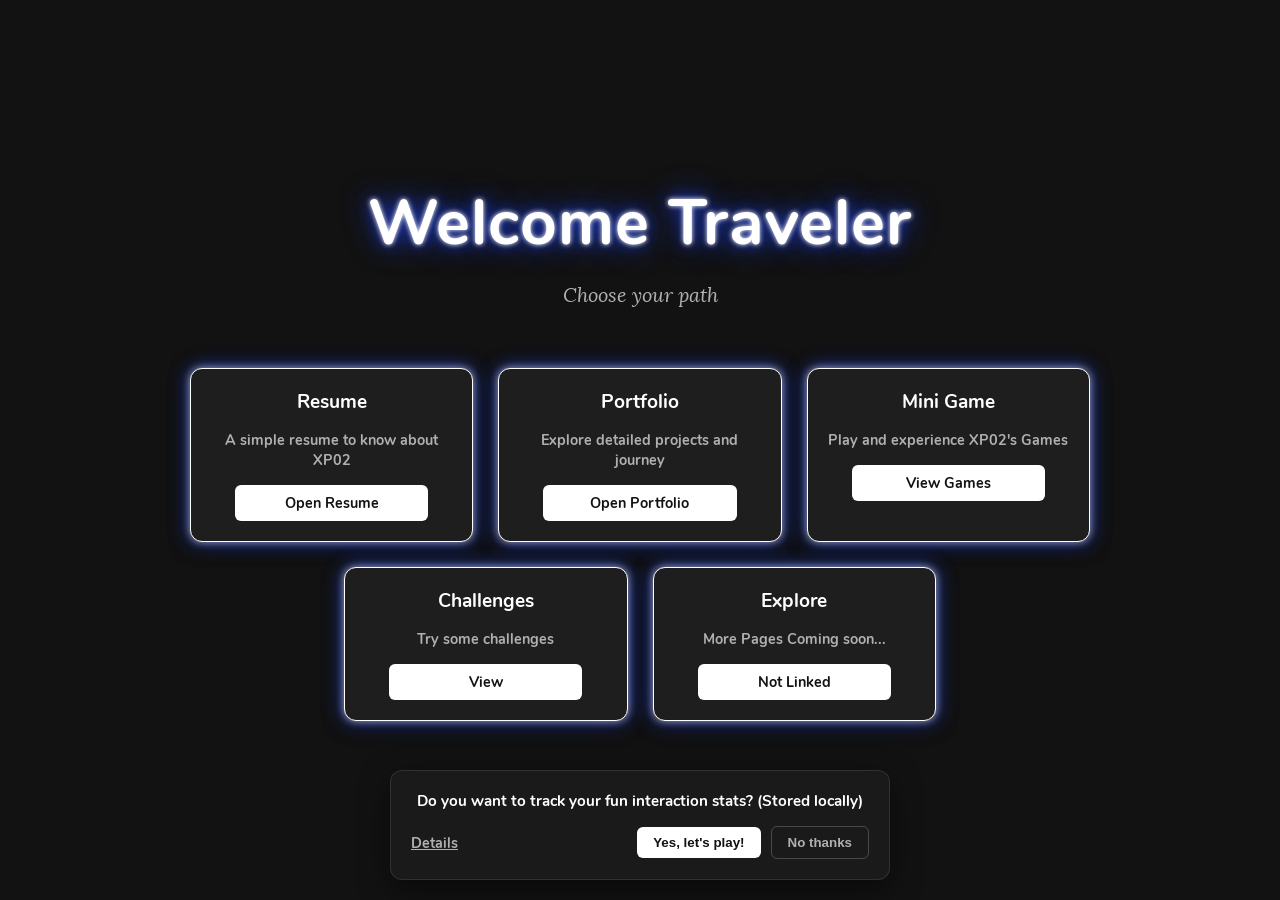
<file: index.html>
<!DOCTYPE html>
<html lang="en">
<head>
    <meta charset="UTF-8">
    <meta name="viewport" content="width=device-width, initial-scale=1.0">
    <title>XP02's Webpage</title>
    <link rel="stylesheet" href="static/style.css">
</head>
<body>

    <header>
        <h1>Welcome Traveler</h1>
        <p class="subtitle">Choose your path</p>
    </header>

    <main class="mainmenusec">
        <details open>
            <summary>Resume</summary>
            <p>A simple resume to know about XP02</p>
            <a href="templates/resume.html">Open Resume</a>
        </details>
        <details open>
            <summary>Portfolio</summary>
            <p>Explore detailed projects and journey</p>
            <a href="templates/portfolio.html">Open Portfolio</a>
        </details>
        <details open>
            <summary>Mini Game</summary>
            <p>Play and experience XP02's Games</p>
            <a href="templates/gamepage.html">View Games</a>
        </details>
        <details open>
            <summary>Challenges</summary>
            <p>Try some challenges</p>
            <a href="templates/challenges.html">View</a>
        </details>
        <details open>
            <summary>Explore</summary>
            <p>More Pages Coming soon...</p>
            <a href="templates/samplepage.html">Not Linked</a>
        </details>
    </main>

    <div id="cookie-banner" class="permissionmenu">
        <p>Do you want to track your fun interaction stats? (Stored locally)</p>
        <div class="banner-buttons">
            <a href="permission.html" class="details-link">Details</a>
            <button id="accept-btn">Yes, let's play!</button>
            <button id="reject-btn">No thanks</button>
        </div>
    </div>

    <script src="script/script.js"></script>
</body>
</html>
</file>
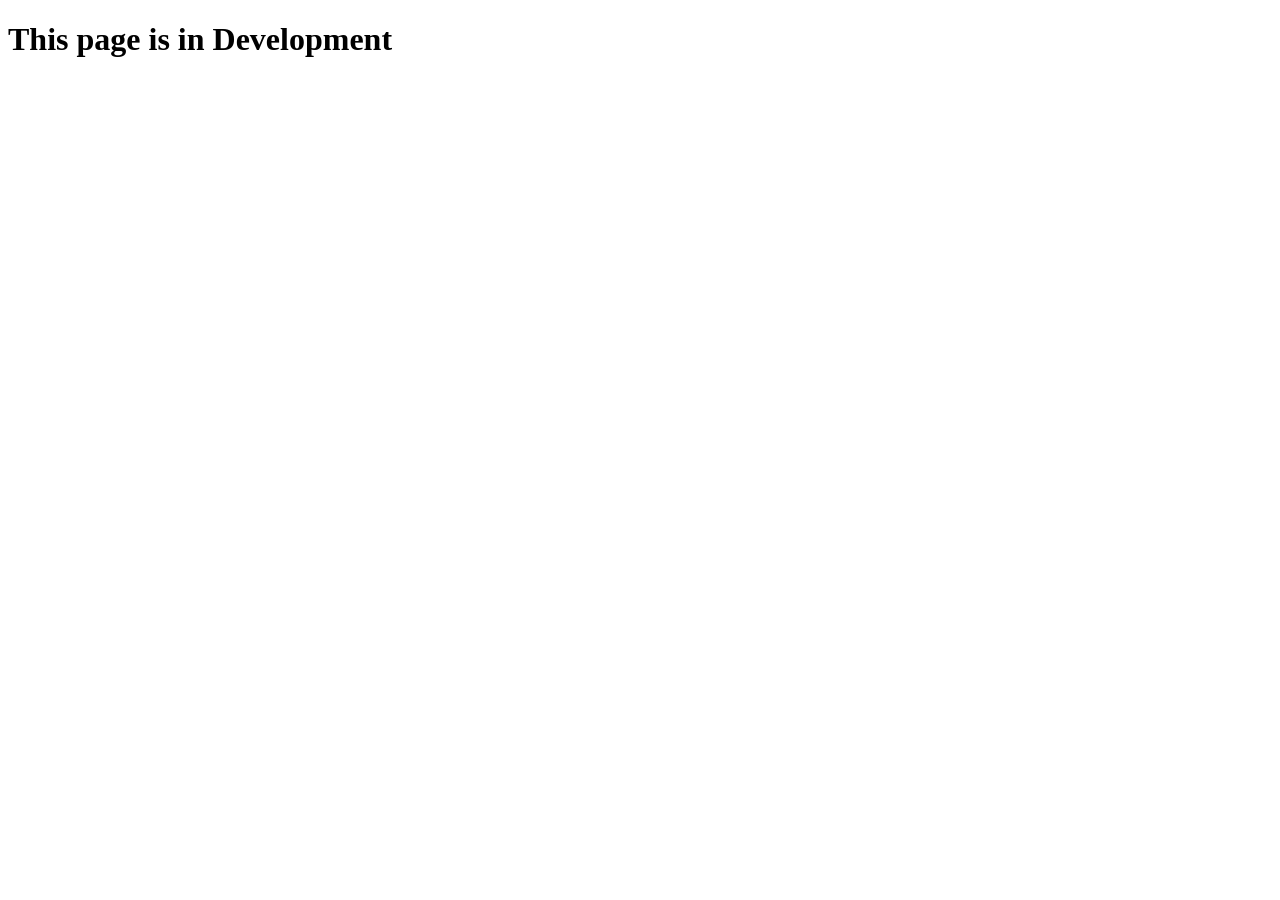
<file: minigame.html>
<!DOCTYPE html>
<html lang="en">
<head>
    <meta charset="UTF-8">
    <meta name="viewport" content="width=device-width, initial-scale=1.0">
    <title>Mini Game</title>
</head>
<body>
    <h1>This page is in Development</h1>
</body>
</html>
</file>
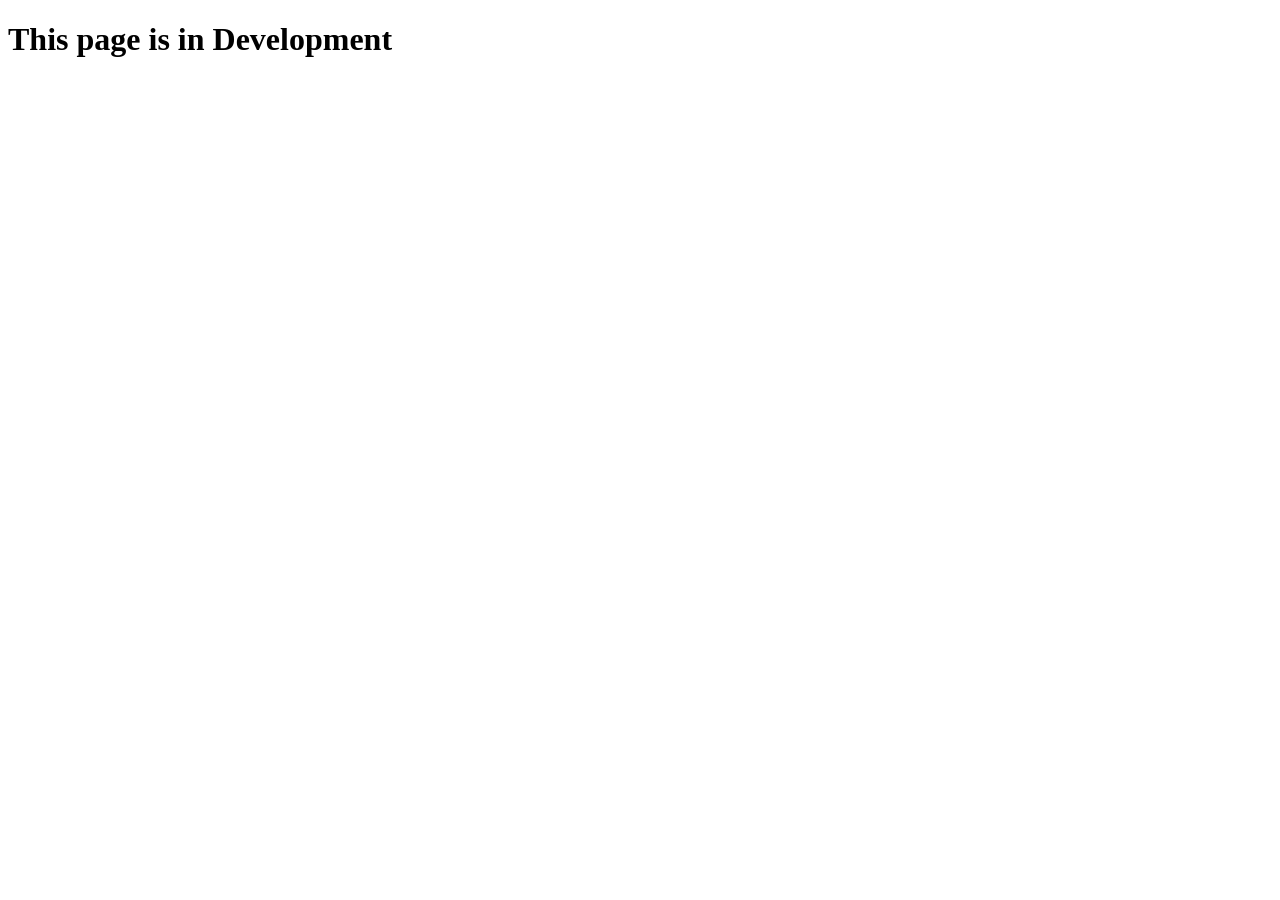
<file: resume.html>
<!DOCTYPE html>
<html lang="en">
<head>
    <meta charset="UTF-8">
    <meta name="viewport" content="width=device-width, initial-scale=1.0">
    <title>Resume</title>
</head>
<body>
    <h1>This page is in Development</h1>
</body>
</html>
</file>
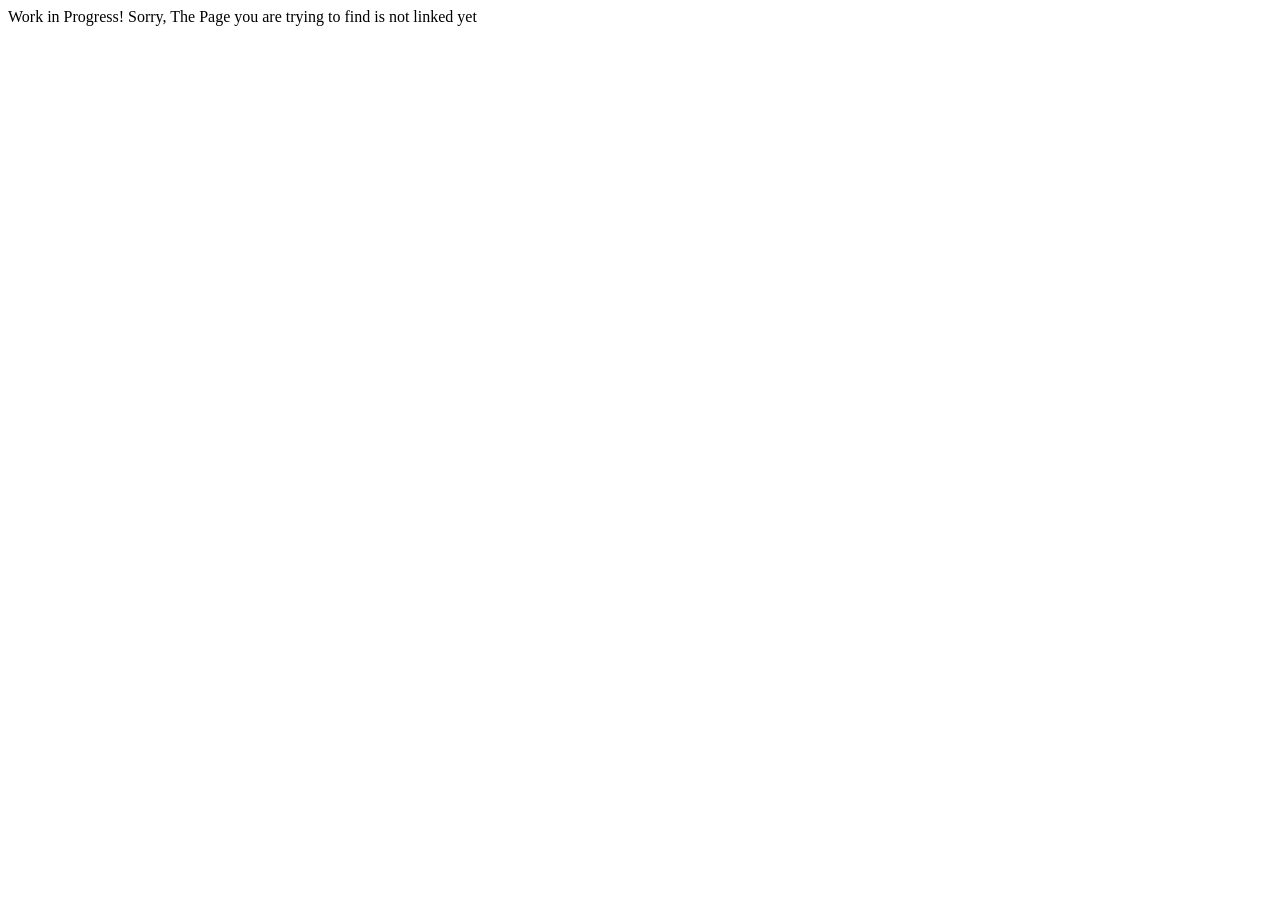
<file: samplepage.html>
<!DOCTYPE html>
<html lang="en">
<head>
    <meta charset="UTF-8">
    <meta name="viewport" content="width=device-width, initial-scale=1.0">
    <title>WIP</title>
</head>
<body>
    Work in Progress! 
    Sorry, The Page you are trying to find is not linked yet
</body>
</html>
</file>
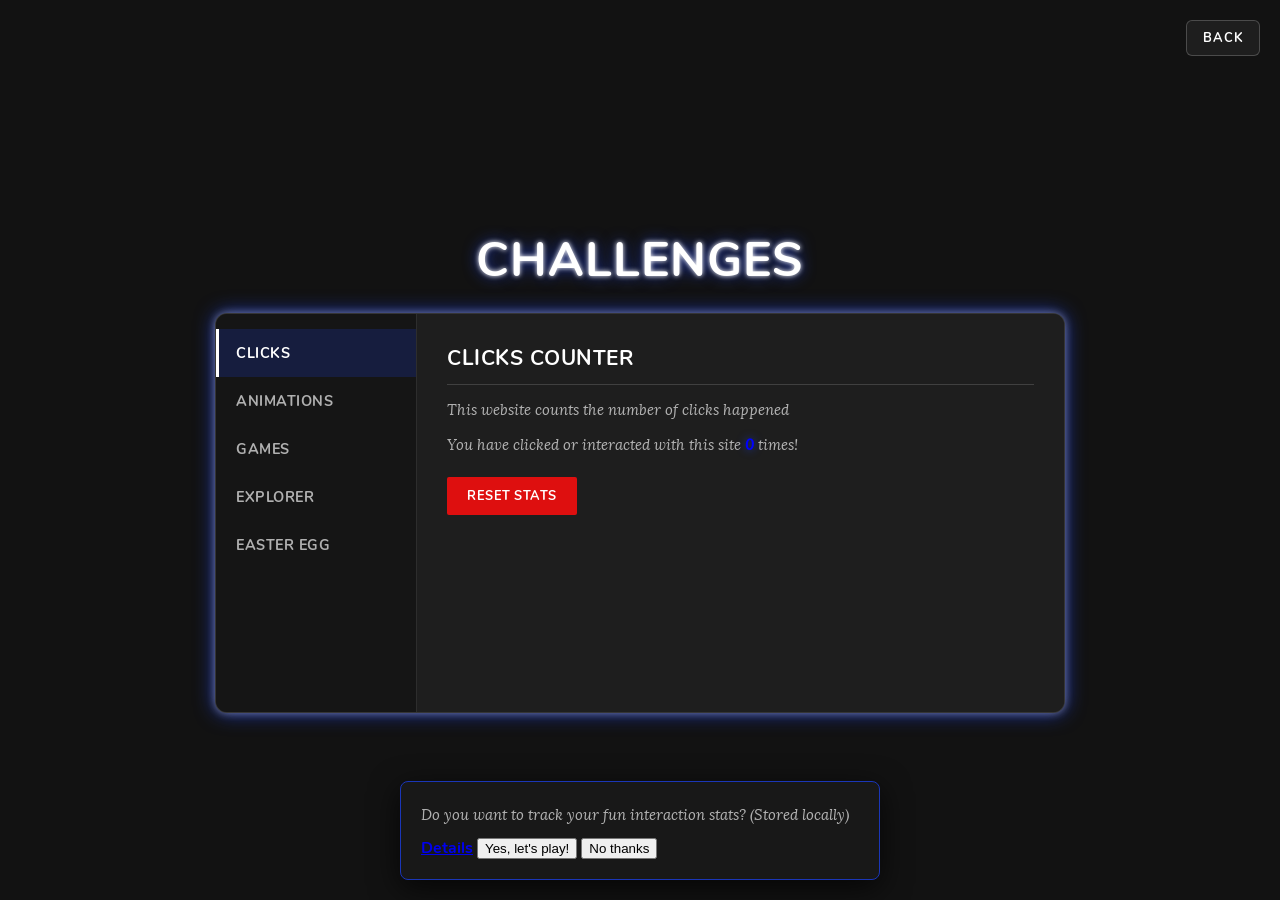
<file: templates/challenges.html>
<!DOCTYPE html>
<html lang="en">
<head>
    <meta charset="UTF-8">
    <meta name="viewport" content="width=device-width, initial-scale=1.0">
    <title>XP02's Challenges</title>
    <link rel="stylesheet" href="../static/challenges_style.css">
</head>
<body>
    <div class="backbutton">
        <a href="../index.html">Back</a>
    </div>
    <h1 class="heading">Challenges</h1>
    <div class="settings-container">
        <!-- Hidden Radios to track state -->
        <input type="radio" name="tabs" id="tab-clicks" checked>
        <input type="radio" name="tabs" id="tab-anim">
        <input type="radio" name="tabs" id="tab-game">
        <input type="radio" name="tabs" id="tab-explorer">
        <input type="radio" name="tabs" id="tab-easter">

        <!-- Sidebar Labels -->
        <div class="sidebar">
            <label for="tab-clicks" class="tab-label">Clicks</label>
            <label for="tab-anim" class="tab-label">Animations</label>
            <label for="tab-game" class="tab-label">Games</label>
            <label for="tab-explorer" class="tab-label">Explorer</label>
            <label for="tab-easter" class="tab-label">Easter Egg</label>
        </div>

        <!-- Content Panels -->
        <div class="content">
            <div id="clicks-panel" class="tab-panel">
                <h2>Clicks Counter</h2><hr>
                <p>This website counts the number of clicks happened</p>
                <p>You have clicked or interacted with this site <span id="interaction-counter" style="font-weight: bold; color: blue;">0</span> times!</p>
                <button id="reset-btn" style="background-color: rgb(222, 15, 15); color: white; border-radius: 2px;">Reset Stats</button>
            </div>
            <div id="anim-panel" class="tab-panel">
                <h2>On Screen Animations</h2><hr>
                <p>If Enabled Random animations will play on screen</p>
                <button id="anim-toggle" style="background-color: blue; color:white; border-radius: 2px;">Enable</button>
            </div>
            <div id="game-panel" class="tab-panel">
                <h2>Mini Games</h2><hr>
                <p>Check out mini games</p>
                <a href="gamepage.html">Click Me</a>
            </div>
            <div id="explorer-panel" class="tab-panel">
                <h2>Explorer Quest</h2><hr>
                <p>The pages visited will be shown here</p>
                <p>comming soon..</p>
            </div>
            <div id="easter-panel" class="tab-panel">
                <h2>Easter Egg Hunt</h2><hr>
                <p>comming soon...</p>
            </div>
        </div>
    </div>
        <!-- Permission Banner (Hidden by default) -->
    <div id="cookie-banner" class="permissionmenu">
        <p>Do you want to track your fun interaction stats? (Stored locally)</p>
        <a href="permission.html">Details</a>
        <button id="accept-btn">Yes, let's play!</button>
        <button id="reject-btn">No thanks</button>
    </div>

    <div id="character-stage" class="random-character-stage"></div>
</body>
    <script src="../script/script.js"></script>
</html>
</file>
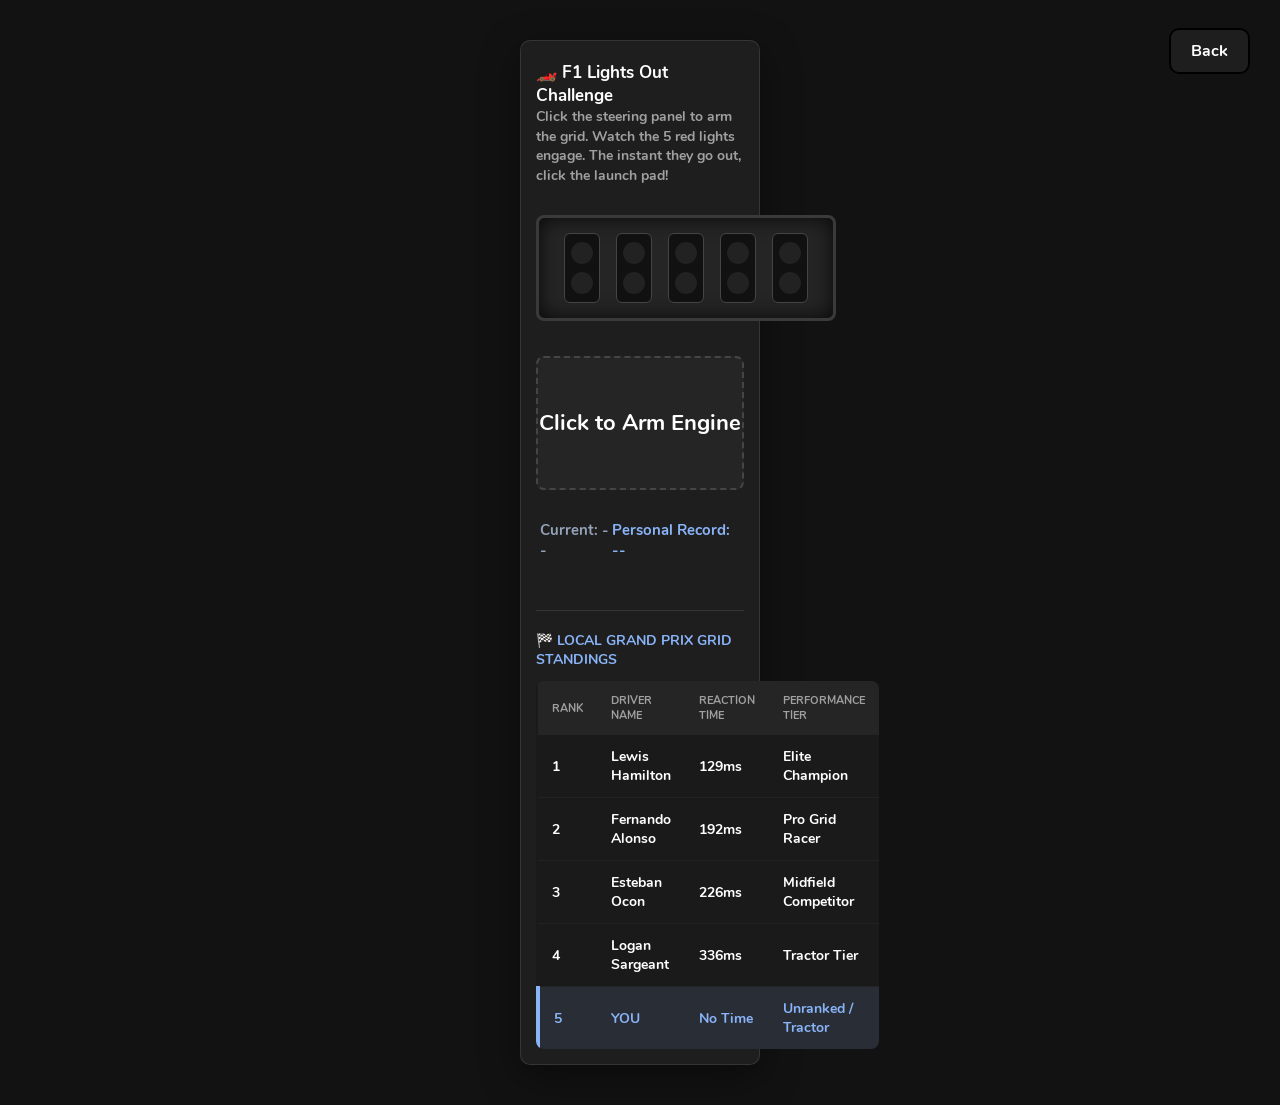
<file: templates/g1.html>
<!DOCTYPE html>
<html lang="en">
<head>
    <meta charset="UTF-8">
    <meta name="viewport" content="width=device-width, initial-scale=1.0">
    <title>Benchmark Test</title>
    <link rel="stylesheet" href="../static/gamestyle.css">
</head>
<body>
    <div class="backbutton">
        <a href="gamepage.html">Back</a>
    </div>
        <!-- THE LIVE F1 STARTING GRID GAME MODULE -->
    <div id="reaction-game-anchor" class="game-card">
        <div class="game-header">
            <h3>🏎️ F1 Lights Out Challenge</h3>
            <p>Click the steering panel to arm the grid. Watch the 5 red lights engage. The instant they go out, click the launch pad!</p>
        </div>

        <!-- F1 Gantry Housing Unit -->
        <div class="f1-gantry">
            <div class="light-post">
                <div class="bulb-pair"><div class="bulb"></div><div class="bulb"></div></div>
                <div class="bulb-pair"><div class="bulb"></div><div class="bulb"></div></div>
                <div class="bulb-pair"><div class="bulb"></div><div class="bulb"></div></div>
                <div class="bulb-pair"><div class="bulb"></div><div class="bulb"></div></div>
                <div class="bulb-pair"><div class="bulb"></div><div class="bulb"></div></div>
            </div>
        </div>

        <!-- Active Reaction Trigger Zone -->
        <div id="reaction-pad" class="pad-idle">Click to Arm Engine</div>
        
        <div class="game-stats-row">
            <span id="reaction-current">Current: --</span>
            <span id="reaction-best">Personal Record: --</span>
        </div>

        <!-- Dynamic Leaderboard Block -->
        <div class="leaderboard-section">
            <h4>🏁 Local Grand Prix Grid Standings</h4>
            <table class="leaderboard-table">
                <thead>
                    <tr>
                        <th>Rank</th>
                        <th>Driver Name</th>
                        <th>Reaction Time</th>
                        <th>Performance Tier</th>
                    </tr>
                </thead>
                <tbody id="leaderboard-body">
                </tbody>
            </table>
        </div>
    </div>

    <script src="../script/f1script.js"></script>
</body>
</html>
</file>
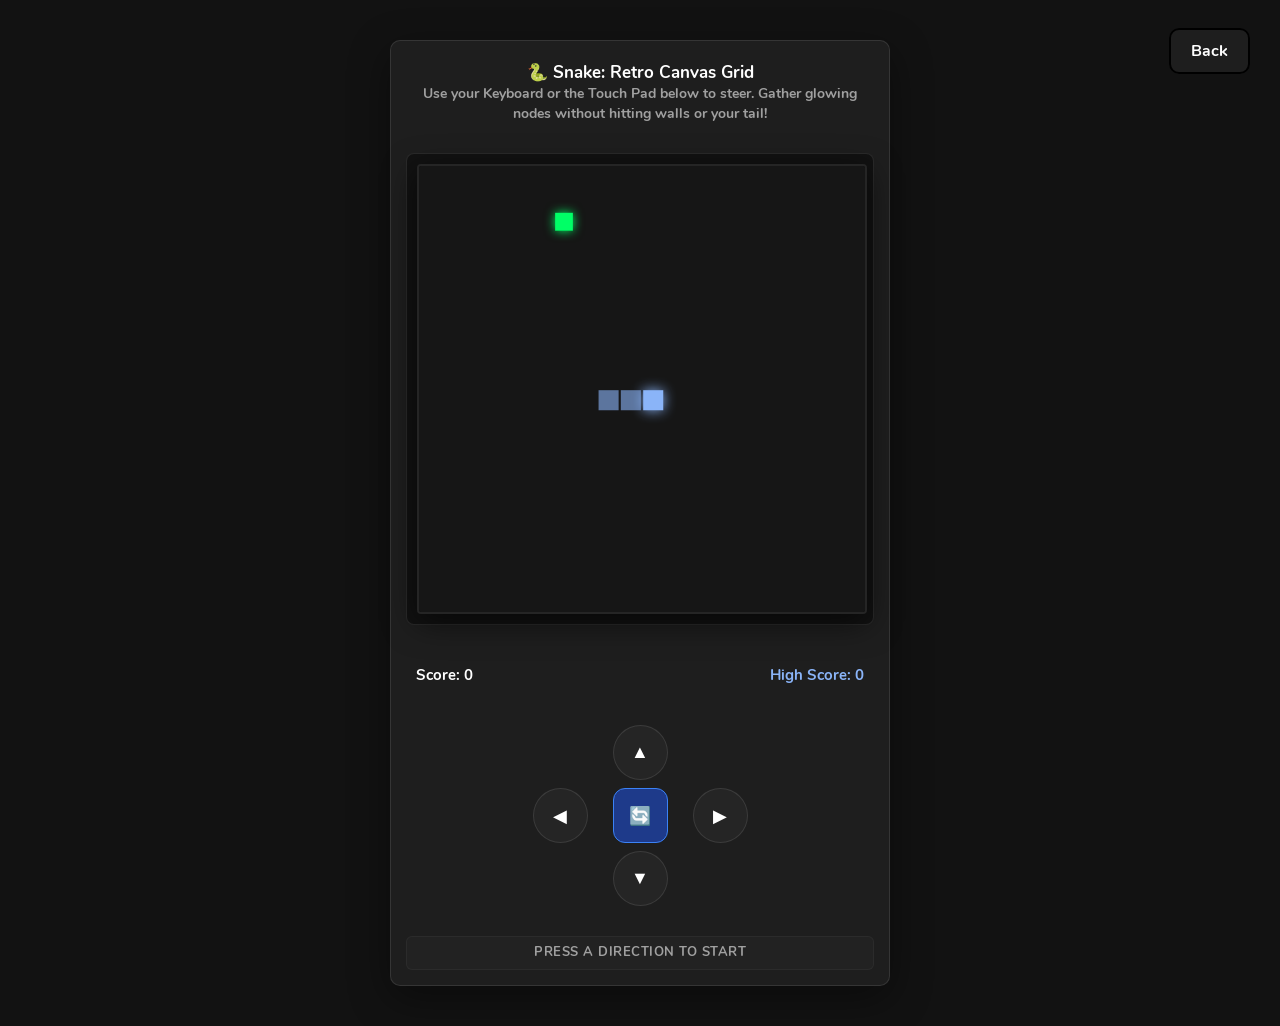
<file: templates/g2.html>
<!DOCTYPE html>
<html lang="en">
<head>
    <meta charset="UTF-8">
    <meta name="viewport" content="width=device-width, initial-scale=1.0, maximum-scale=1.0, user-scalable=no">
    <title>Retro Snake Canvas Grid</title>
    <link rel="stylesheet" href="../static/gamestyle.css">
</head>
<body>
    <div class="backbutton">
        <a href="gamepage.html">Back</a>
    </div>

    <div id="snake-game-anchor" class="game-card">
        <div class="game-header">
            <h3>🐍 Snake: Retro Canvas Grid</h3>
            <p>Use your Keyboard or the Touch Pad below to steer. Gather glowing nodes without hitting walls or your tail!</p>
        </div>

        <div style="background: #121212; border-radius: 8px; padding: 10px; display: inline-block; margin-bottom: 15px; border: 1px solid rgba(255,255,255,0.1); max-width: 100%; box-sizing: border-box;">
            <canvas id="snakeCanvas" width="400" height="400" style="display: block; background: #161616; border-radius: 4px; width: 100%; height: auto;"></canvas>
        </div>
        
        <div class="game-stats-row">
            <span id="snake-current">Score: 0</span>
            <span id="snake-best" style="color: #8ab4f8;">High Score: --</span>
        </div>

        <div class="mobile-controls">
            <button id="btn-up" class="ctrl-btn">▲</button>
            <div class="ctrl-row">
                <button id="btn-left" class="ctrl-btn">◀</button>
                <button id="btn-restart" class="ctrl-btn action-btn">🔄</button>
                <button id="btn-right" class="ctrl-btn">▶</button>
            </div>
            <button id="btn-down" class="ctrl-btn">▼</button>
        </div>

        <div id="snake-status-banner" style="font-weight: 600; color: #a0a0a0; font-size: 14px; margin-top: 15px; min-height: 20px;">
            Press a Direction to Start
        </div>
    </div>

    <script src="../script/snakescript.js"></script>
</body>
</html>
</file>
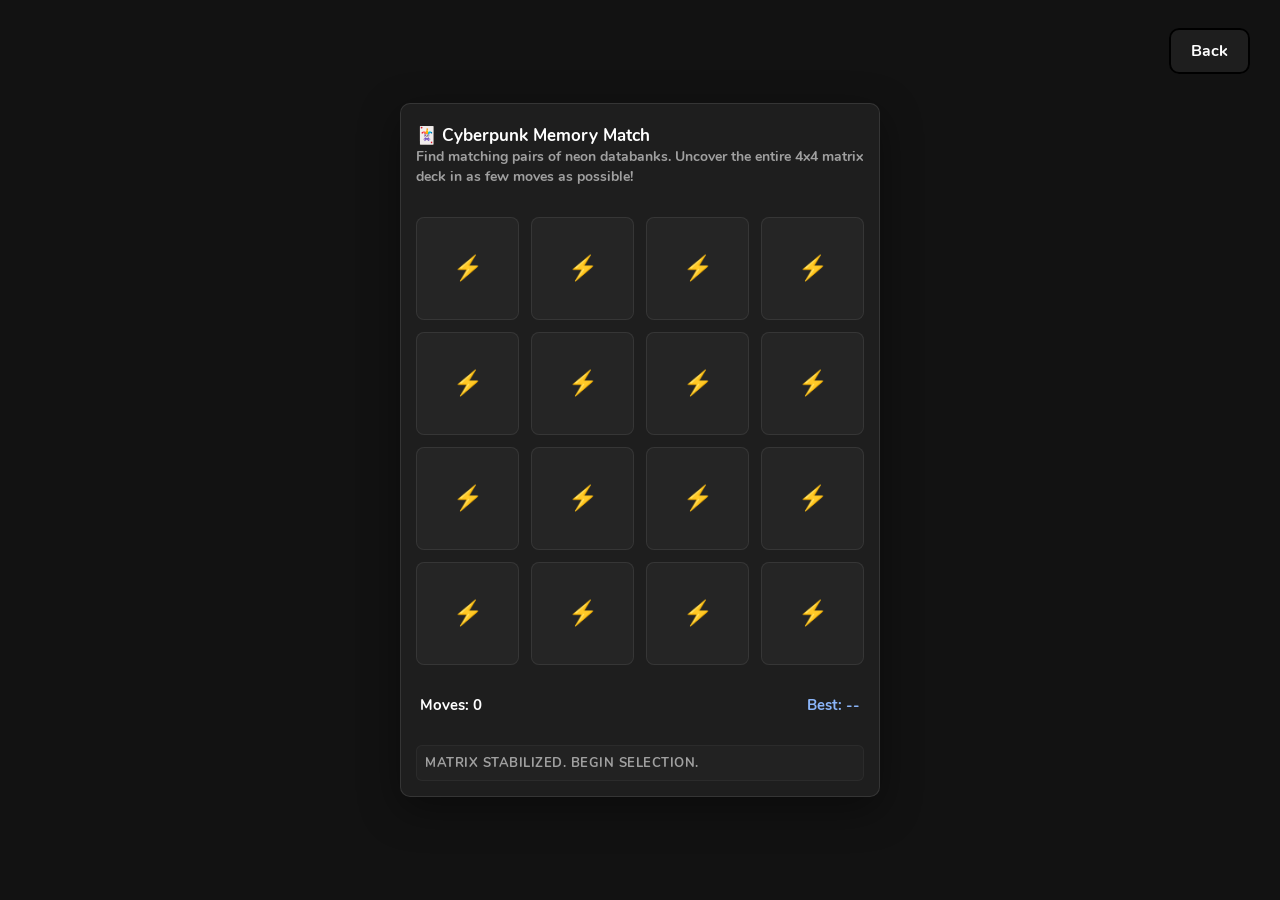
<file: templates/g3.html>
<!DOCTYPE html>
<html lang="en">
<head>
    <meta charset="UTF-8">
    <meta name="viewport" content="width=device-width, initial-scale=1.0">
    <title>Cyberpunk Memory Match</title>
    <link rel="stylesheet" href="../static/gamestyle.css">
</head>
<body>
    <div class="backbutton">
        <a href="gamepage.html">Back</a>
    </div>

    <div id="memory-game-anchor" class="game-card">
        <div class="game-header">
            <h3>🃏 Cyberpunk Memory Match</h3>
            <p>Find matching pairs of neon databanks. Uncover the entire 4x4 matrix deck in as few moves as possible!</p>
        </div>

        <div id="memory-grid" class="matrix-grid"></div>
        
        <div class="game-stats-row">
            <span id="memory-moves">Moves: 0</span>
            <span id="memory-best" style="color: #8ab4f8;">Best Rank: --</span>
        </div>

        <div id="memory-status-banner">
            Click any card to begin decoding
        </div>
    </div>

    <script src="../script/memoryscript.js"></script>
</body>
</html>
</file>
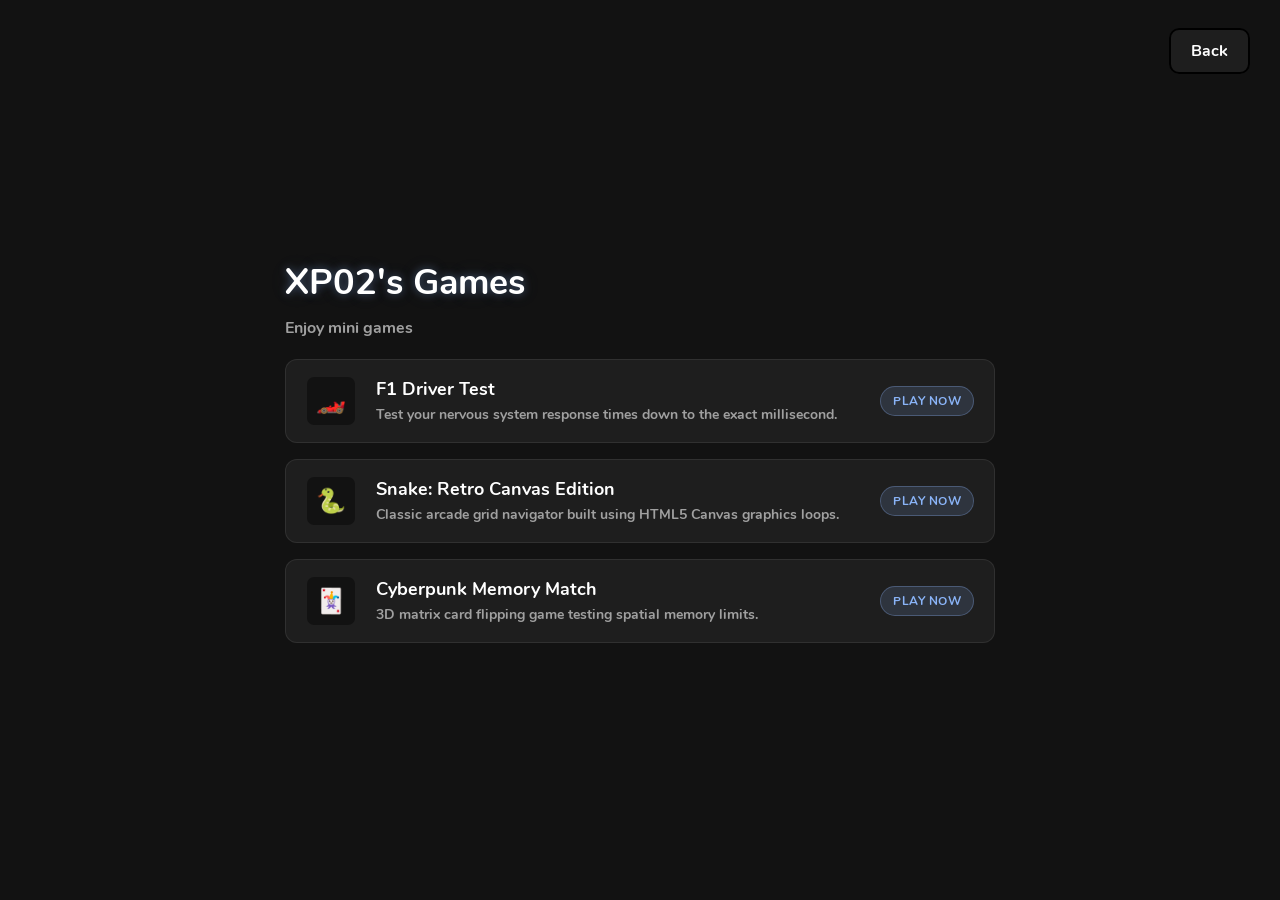
<file: templates/gamepage.html>
<!DOCTYPE html>
<html lang="en">
<head>
    <meta charset="UTF-8">
    <meta name="viewport" content="width=device-width, initial-scale=1.0">
    <title>XP02's Games</title>
    <link rel="stylesheet" href="../static/gamestyle.css">
</head>
<body>
    <div class="backbutton">
        <a href="../index.html">Back</a>
    </div>
    <div class="hub-container">
        <header class="hub-header">
            <h1>XP02's Games</h1>
            <p>Enjoy mini games</p>
        </header>
        <main class="games-list">
            
            <a href="g1.html" class="game-item-row">
                <div class="game-icon-wrapper">
                    <span>🏎️</span> </div>
                <div class="game-details">
                    <span class="game-title">F1 Driver Test</span>
                    <span class="game-desc">Test your nervous system response times down to the exact millisecond.</span>
                </div>
                <div class="game-badge status-live">Play Now</div>
            </a>

            <a href="g2.html" class="game-item-row">
                <div class="game-icon-wrapper">
                    <span>🐍</span></div>
                <div class="game-details">
                    <span class="game-title">Snake: Retro Canvas Edition</span>
                    <span class="game-desc">Classic arcade grid navigator built using HTML5 Canvas graphics loops.</span>
                </div>
                <div class="game-badge status-live">Play Now</div>
            </a>

            <a href="g3.html" class="game-item-row">
                <div class="game-icon-wrapper">
                    <span>🃏</span>
                </div>
                <div class="game-details">
                    <span class="game-title">Cyberpunk Memory Match</span>
                    <span class="game-desc">3D matrix card flipping game testing spatial memory limits.</span>
                </div>
                <div class="game-badge status-live">Play Now</div>
            </a>
        </main>
    </div>
</body>
</html>
</file>
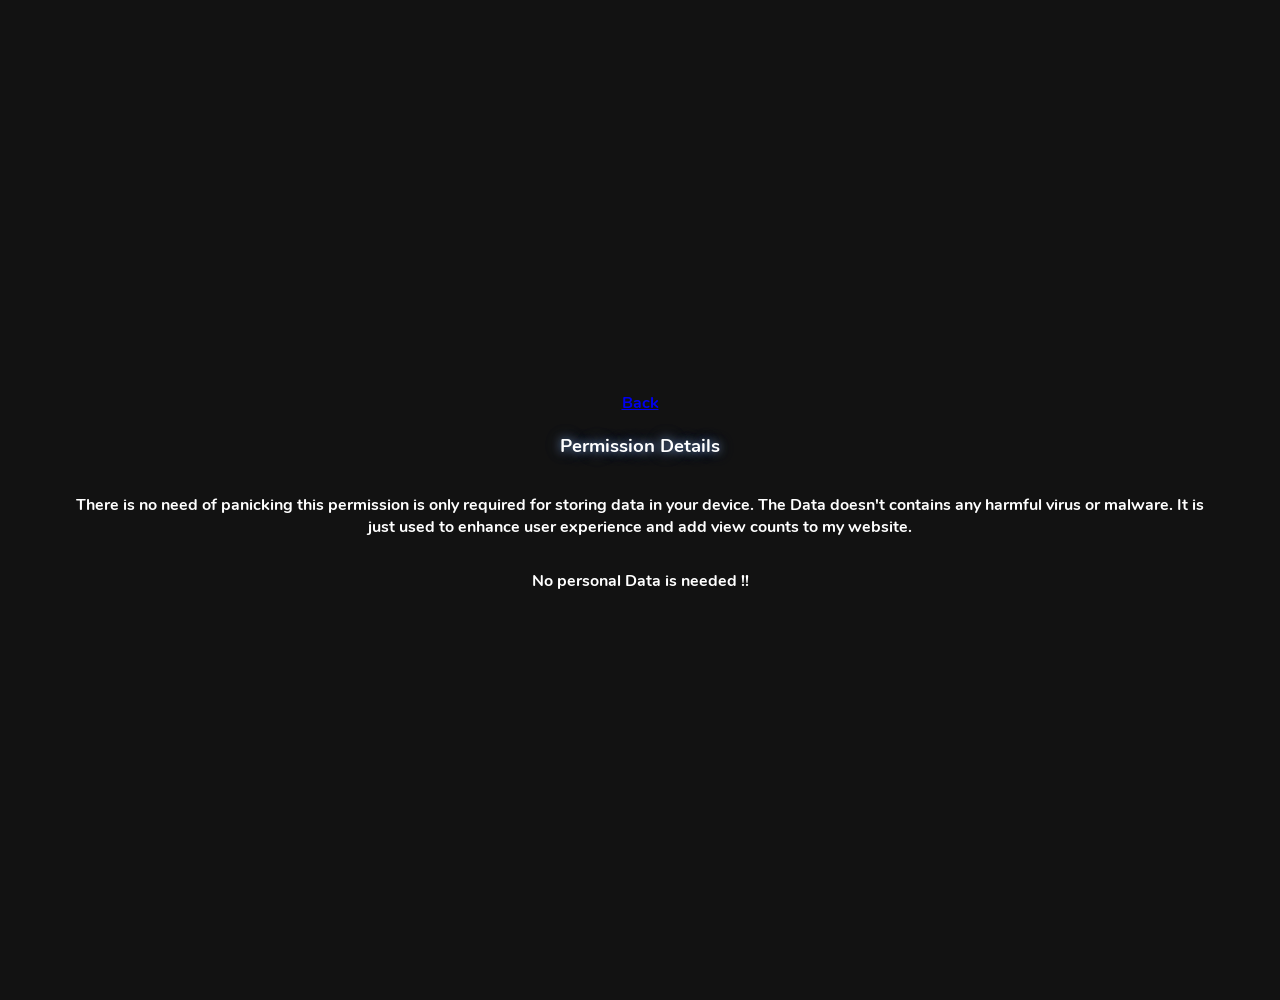
<file: templates/permission.html>
<!DOCTYPE html>
<html lang="en">
<head>
    <meta charset="UTF-8">
    <meta name="viewport" content="width=device-width, initial-scale=1.0">
    <title>Permission Details</title>
    <link rel="stylesheet" href="../static/style.css">
</head>
<body style="margin: 50px;">
    <div class="backbutton">
        <a href="../index.html">Back</a>
    </div>
    <h3 style="text-shadow: 0 0 8px rgba(138, 180, 248, 0.6), 0 0 16px rgba(138, 180, 248, 0.4), 0 0 24px rgba(138, 180, 248, 0.2);;">Permission Details</h3>
    <p>There is no need of panicking this permission is only required for storing data in your device. The Data doesn't contains any harmful virus or malware. It is just used to enhance user experience and add view counts to my website.</p>
    <p>No personal Data is needed !!</p>
    <div id="character-stage" class="random-character-stage"></div>
</body>
</html>
</file>
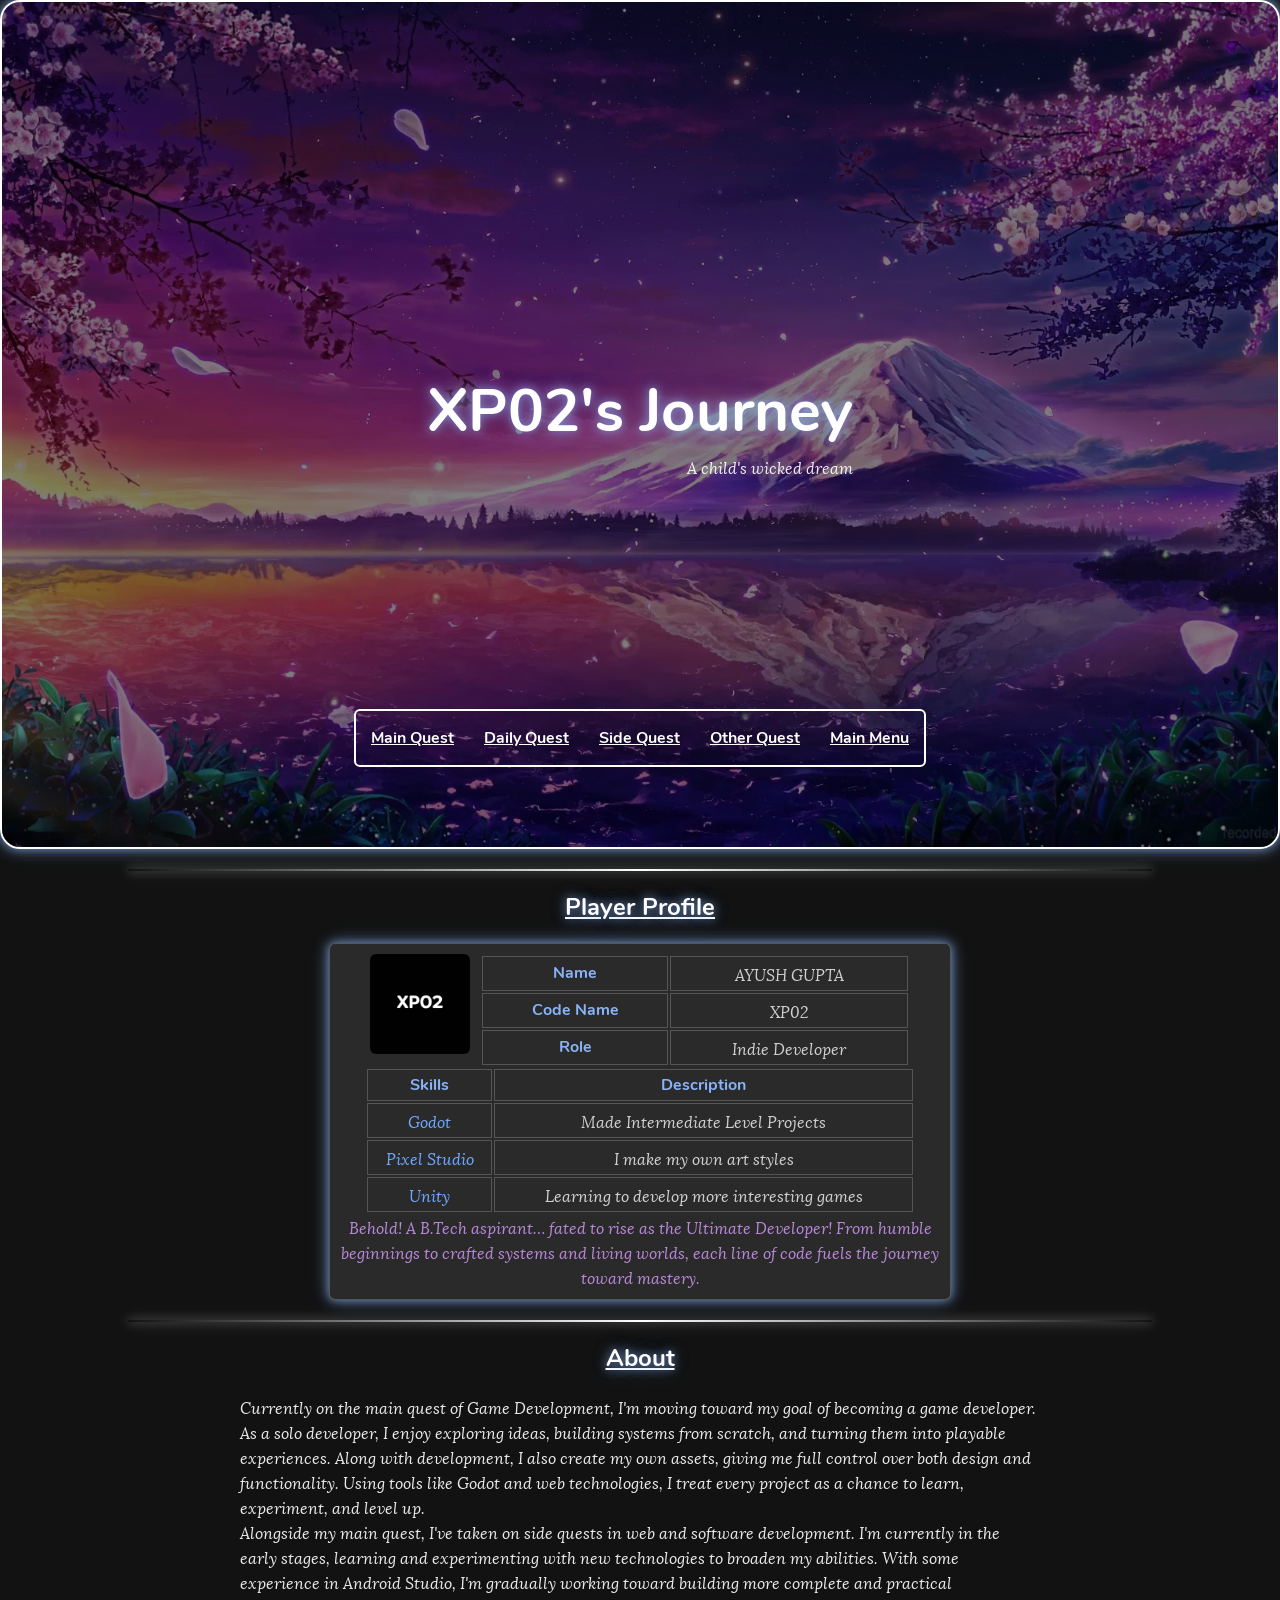
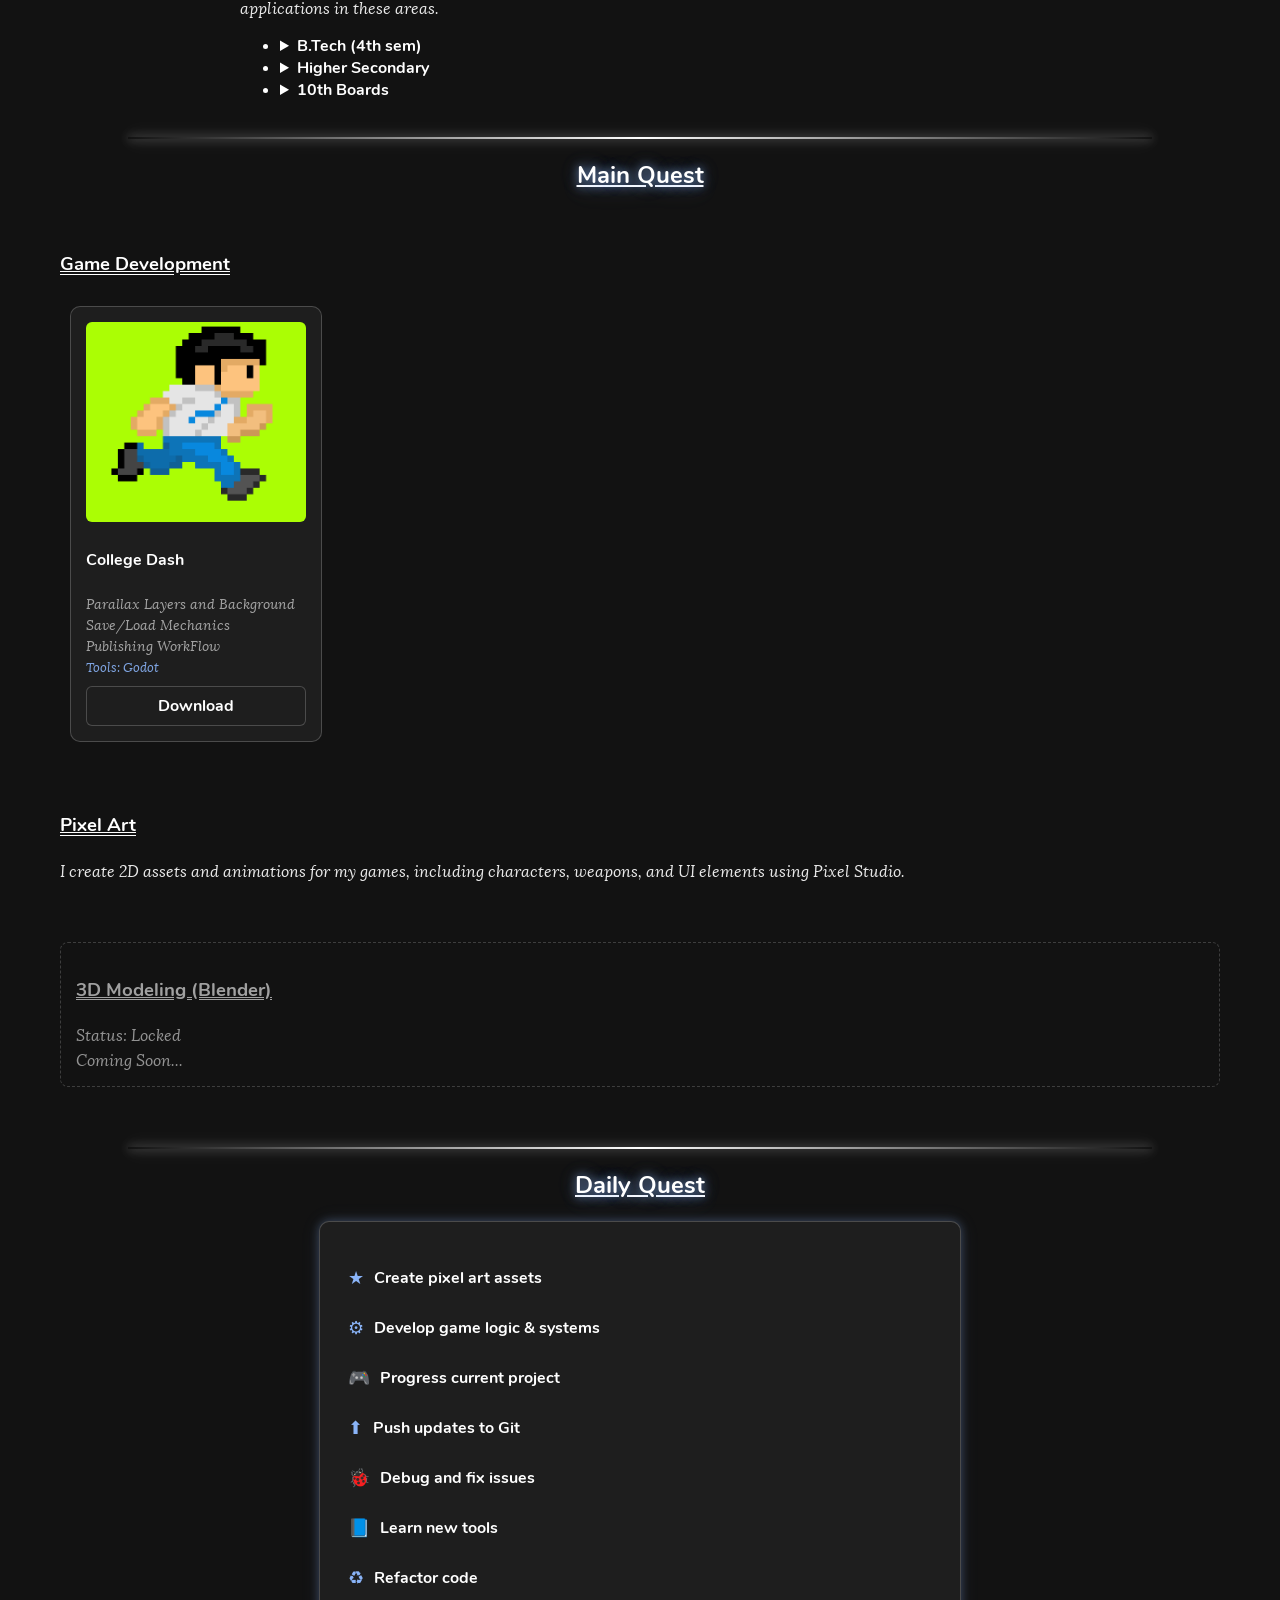
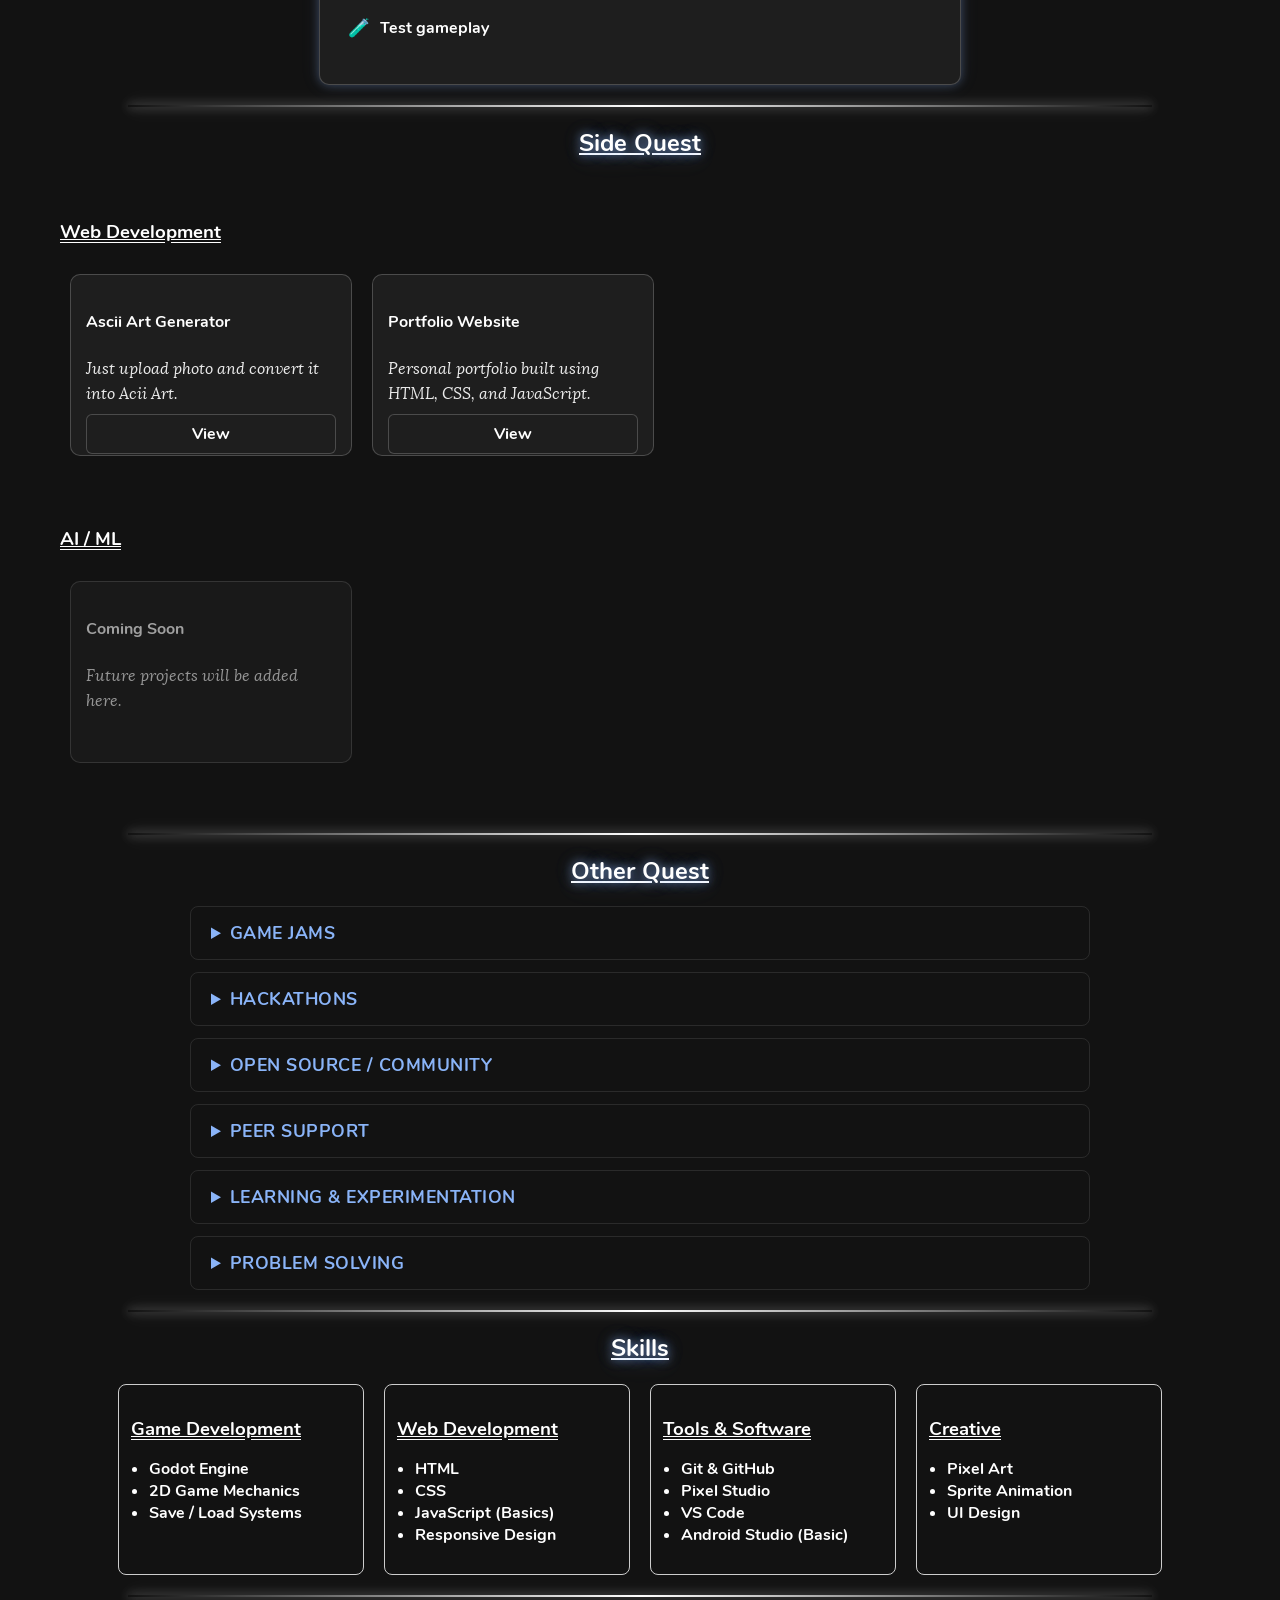
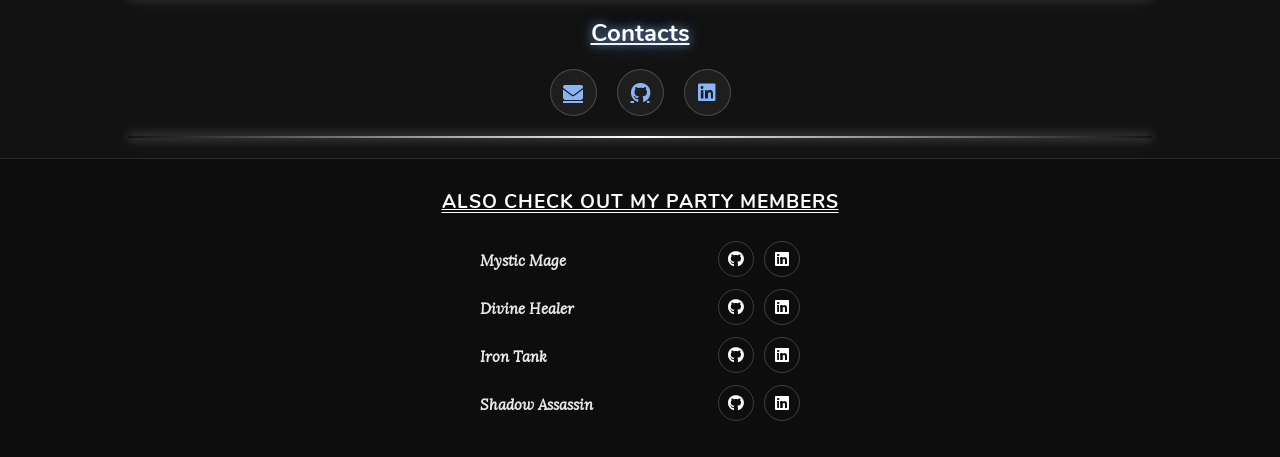
<file: templates/portfolio.html>
<!DOCTYPE html>
<html lang="en">
<head>
    <meta charset="UTF-8">
    <meta name="viewport" content="width=device-width, initial-scale=1.0">
    <title>XP02's Portfolio</title>
    <link rel="stylesheet" href="../static/portfolio_style.css">
    <link rel="stylesheet" href="https://cdnjs.cloudflare.com/ajax/libs/font-awesome/6.5.0/css/all.min.css">
</head>
<body>
    <header>
        <div class="herotext">
            <h1>XP02's Journey</h1>
            <p>A child's wicked dream</p>
        </div>
        <nav class="navbar">
            <ul>
                <li><a href="#mainquest">Main Quest</a></li>
                <li><a href="#dailyquest">Daily Quest</a></li>
                <li><a href="#sidequest">Side Quest</a></li>
                <li><a href="#otherquest">Other Quest</a></li>
                <li><a href="../index.html">Main Menu</a></li>
            </ul>
        </nav>
    </header><hr>

    <section id="profile">
        <h2>Player Profile</h2>
        <div class="character-sheet">
            <div class="topsection">
                <div>
                    <img src="../assets/Image/XP02_banner.png" alt="profile picture" style="width:100px; border-radius: 6px;">
                </div>
                <table style="width: 430px; margin-left: 10px;">
                    <tr>
                        <th>Name</th>
                        <td>AYUSH GUPTA</td>
                    </tr>
                    <tr>
                        <th>Code Name</th>
                        <td>XP02</td>
                    </tr>
                    <tr>
                        <th>Role</th>
                        <td>Indie Developer</td>
                    </tr>
                </table>
            </div>
            <div class="statssection">
                <table style="width: 550px;">
                    <tr>
                        <th>Skills</th>
                        <th>Description</th>
                    </tr>
                    <tr>
                        <td>Godot</td>
                        <td>Made Intermediate Level Projects</td>
                    </tr>
                    <tr>
                        <td>Pixel Studio</td>
                        <td>I make my own art styles</td>
                    </tr>
                    <tr>
                        <td>Unity</td>
                        <td>Learning to develop more interesting games</td>
                    </tr>
                </table>
            </div>
            <div class="bottomsection">
                <p style="text-align: center;">Behold! A B.Tech aspirant… fated to rise as the Ultimate Developer! From humble beginnings to crafted systems and living worlds, each line of code fuels the journey toward mastery.</p>
            </div>
        </div>
    </section><hr>

    <section id="about">
        <h2>About</h2>
        <div class="paragraph">
            <p>Currently on the main quest of Game Development, I'm moving toward my goal of becoming a game developer. As a solo developer, I enjoy exploring ideas, building systems from scratch, and turning them into playable experiences. Along with development, I also create my own assets, giving me full control over both design and functionality. Using tools like Godot and web technologies, I treat every project as a chance to learn, experiment, and level up.</p>
            <p>Alongside my main quest, I've taken on side quests in web and software development. I'm currently in the early stages, learning and experimenting with new technologies to broaden my abilities. With some experience in Android Studio, I'm gradually working toward building more complete and practical applications in these areas.</p>
            <ul>
                <li>
                    <details>
                        <summary>B.Tech (4th sem)</summary>
                        <p class="detailp">Pursuing B.tech from Swami Vivekanada University, Barackpore, West Bengal, India. Currently in 2nd year 4th sem with a previous YGPA of 8.45</p>
                    </details>
                </li>
                <li>
                    <details>
                        <summary>Higher Secondary</summary>
                        <p class="detailp">Studied Class 11th and 12 from  Anglo Vernacular High School, Titagarh, West Bengal, India. Got 71% in 12th WBCHSE</p>
                    </details>
                </li>
                <li>
                    <details>
                        <summary>10th Boards</summary>
                        <p class="detailp">Studied Class 10th from Indira Memorial English Medium High School, Khardaha, West Bengal, India. Got 83% in ICSE.</p>
                    </details>
                </li>
            </ul>
        </div>
    </section><hr>

    <section id="mainquest">
        <h2>Main Quest</h2>
        <div class="quest-block">
            <h3>Game Development</h3>
            <div class="game-scroll">
                <div class="game-card">
                    <img src="../assets/Image/College_dash_icon.png" alt="picture">
                    <h4>College Dash</h4>
                    <p class="skills">
                        Parallax Layers and Background<br>
                        Save/Load Mechanics<br>
                        Publishing WorkFlow
                    </p>
                    <p class="tools">Tools: Godot</p>
                    <a href="https://xp02.itch.io/college-dash" target="_blank" class="download-btn">Download</a>
                </div>
            </div>
        </div>

        <div class="quest-block">
            <h3>Pixel Art</h3>
            <p>I create 2D assets and animations for my games, including characters, weapons, and UI elements using Pixel Studio.</p>
        </div>

        <div class="quest-block locked">
            <h3>3D Modeling (Blender)</h3>
            <p>Status: Locked</p>
            <p>Coming Soon...</p>
        </div>
    </section><hr>
    <section id="dailyquest">
        <h2>Daily Quest</h2>
        <div class="daily-card">
            <ul class="quest-list">
                <li><span class="icon">★</span> Create pixel art assets</li>
                <li><span class="icon">⚙</span> Develop game logic & systems</li>
                <li><span class="icon">🎮</span> Progress current project</li>
                <li><span class="icon">⬆</span> Push updates to Git</li>
                <li><span class="icon">🐞</span> Debug and fix issues</li>
                <li><span class="icon">📘</span> Learn new tools</li>
                <li><span class="icon">♻</span> Refactor code</li>
                <li><span class="icon">🧪</span> Test gameplay</li>
            </ul>
        </div>
    </section><hr>
    <section id="sidequest">
        <h2>Side Quest</h2>
        <div class="quest-block">
            <h3>Web Development</h3>
            <div class="side-scroll">
                <div class="side-card">
                    <h4>Ascii Art Generator</h4>
                    <p>Just upload photo and convert it into Acii Art.</p>
                    <a href="https://xp02-studio.github.io/Ascii_generator" target="_blank" class="download-btn">View</a>
                </div>
                <div class="side-card">
                    <h4>Portfolio Website</h4>
                    <p>Personal portfolio built using HTML, CSS, and JavaScript.</p>
                    <a href="portfolio.html" target="_blank" class="download-btn">View</a>
                </div>
            </div>
        </div>
        <div class="quest-block">
            <h3>AI / ML</h3>
            <div class="side-scroll">
                <div class="side-card locked">
                    <h4>Coming Soon</h4>
                    <p>Future projects will be added here.</p>
                </div>
            </div>
        </div>
    </section><hr>

    <section id="otherquest">
        <h2>Other Quest</h2>
        <div class="quest-block other-quests-grid">
            <details>
                <summary>Game Jams</summary>
                <p>
                    <span class="quest-desc">Working on Projects to participate in Game Jams.</span>
                    <a href="achievements.html" class="view-quest-btn">View</a>
                </p>
            </details>
            <details>
                <summary>Hackathons</summary>
                <p>
                    <span class="quest-desc">Participating in hackathons to gain experience</span>
                    <a href="achievements.html" class="view-quest-btn">View</a>
                </p>
            </details>
            <details>
                <summary>Open Source / Community</summary>
                <p>
                    <span class="quest-desc">Exploring the World of Open Source to make contributions.</span>
                    <a href="https://github.com/XP02-Studio" class="view-quest-btn">View</a>
                </p>
            </details>
            <details>
                <summary>Peer Support</summary>
                <p>
                    <span class="quest-desc">Assisting others with programming concepts, debugging, and project-related challenges.</span>
                </p>
            </details>
            <details>
                <summary>Learning & Experimentation</summary>
                <p>
                    <span>Continuously exploring new tools, frameworks, and development techniques to expand my skill set.</span>
                </p>
            </details>
            <details>
                <summary>Problem Solving</summary>
                <p>
                    <span>Practicing logical thinking and coding challenges to strengthen development fundamentals.</span>
                </p>
            </details>
        </div>
    </section>
    <hr>

    <section id="skills">
        <h2>Skills</h2>
        <div class="skills-container">
            <div class="skill-category">
                <h3>Game Development</h3>
                <ul>
                    <li>Godot Engine</li>
                    <li>2D Game Mechanics</li>
                    <li>Save / Load Systems</li>
                </ul>
            </div>
            <div class="skill-category">
                <h3>Web Development</h3>
                <ul>
                    <li>HTML</li>
                    <li>CSS</li>
                    <li>JavaScript (Basics)</li>
                    <li>Responsive Design</li>
                </ul>
            </div>
            <div class="skill-category">
                <h3>Tools & Software</h3>
                <ul>
                    <li>Git & GitHub</li>
                    <li>Pixel Studio</li>
                    <li>VS Code</li>
                    <li>Android Studio (Basic)</li>
                </ul>
            </div>
            <div class="skill-category">
                <h3>Creative</h3>
                <ul>
                    <li>Pixel Art</li>
                    <li>Sprite Animation</li>
                    <li>UI Design</li>
                </ul>
            </div>
        </div>
    </section><hr>

    <section>
        <h2>Contacts</h2>
        <div class="contact-icons">
            <a href="mailto:akchhatgupta2006@gmail.com" target="_blank">
                <i class="fa-solid fa-envelope"></i>
            </a>
            <a href="https://github.com/XP02-Studio" target="_blank">
                <i class="fa-brands fa-github"></i>
            </a>
            <a href="https://www.linkedin.com/in/xp02" target="_blank">
                <i class="fa-brands fa-linkedin"></i>
            </a>
        </div>
    </section><hr>
    <footer>
        <h3>Also Check Out My Party Members</h3>
        <div class="favcontacts">
            <p>Mystic Mage</p>
            <div class="links-group">
                <a href="https://github.com/Mystifying7" target="_blank"><i class="fa-brands fa-github"></i></a>
                <a href="https://www.linkedin.com/in/rehanalam07" target="_blank"><i class="fa-brands fa-linkedin"></i></a>
            </div>
        </div>
        <div class="favcontacts">
            <p>Divine Healer</p>
            <div class="links-group">
                <a href="samplepage.html" target="_blank"><i class="fa-brands fa-github"></i></a>
                <a href="https://www.linkedin.com/in/binit-shaw-190811219" target="_blank"><i class="fa-brands fa-linkedin"></i></a>
            </div>
        </div>
        <div class="favcontacts">
            <p>Iron Tank</p>
            <div class="links-group">
                <a href="https://github.com/Dhrubo-Dey" target="_blank"><i class="fa-brands fa-github"></i></a>
                <a href="https://www.linkedin.com/in/dhrubo-dey-98611b3bb" target="_blank"><i class="fa-brands fa-linkedin"></i></a>
            </div>
        </div>
        <div class="favcontacts">
            <p>Shadow Assassin</p>
            <div class="links-group">
                <a href="https://github.com/soumalyo2" target="_blank"><i class="fa-brands fa-github"></i></a>
                <a href="https://www.linkedin.com/in/soumalyo-ghosh-246648339" target="_blank"><i class="fa-brands fa-linkedin"></i></a>
            </div>
        </div>
    </footer>
    <div id="character-stage" class="random-character-stage"></div>
</body>
<script src="../script/script.js"></script>
</html>
</file>
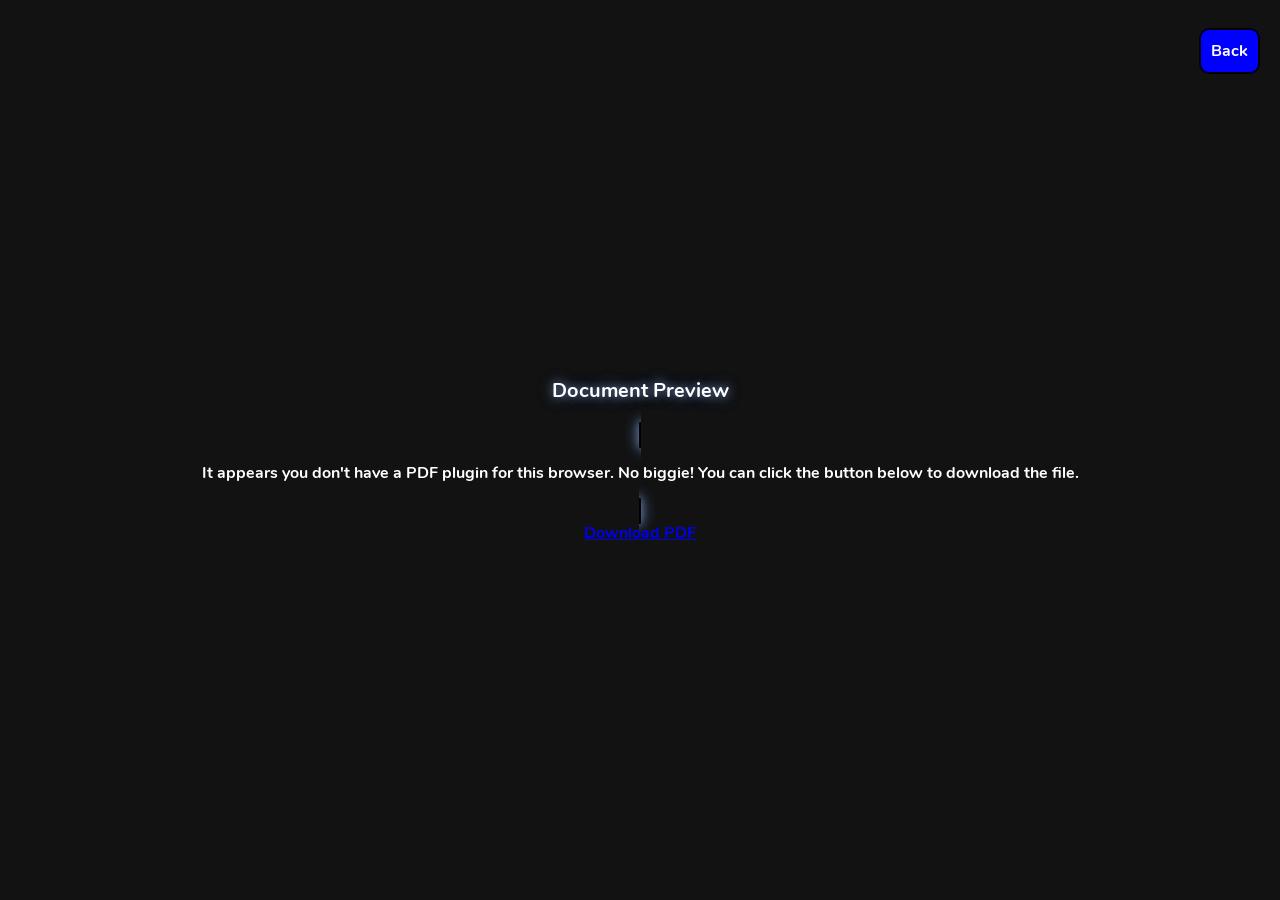
<file: templates/resume.html>
<!DOCTYPE html>
<html lang="en">
<head>
    <meta charset="UTF-8">
    <meta name="viewport" content="width=device-width, initial-scale=1.0">
    <title>Resume Page</title>
    <link rel="stylesheet" href="../static/resume.css">
</head>
<body>
    <div class="backbutton">
        <a href="../index.html">Back</a>
    </div>
    <div class="pdf-container">
        <h3>Document Preview</h3>
        <object data="../assets/Docs/Ayush Gupta Resume.pdf" type="application/pdf" class="pdf-view">
            <p>It appears you don't have a PDF plugin for this browser. 
            No biggie! You can click the button below to download the file.</p>
        </object>
        <div class="pdf-actions">
            <a href="../assets/Docs/Ayush Gupta Resume.pdf" download="Ayush_Gupta_Resume.pdf" class="download-btn">
                Download PDF
            </a>
        </div>
    </div>
    <div id="character-stage" class="random-character-stage"></div>
</body>
</html>
</file>
<file: static/style.css>
@font-face {
    font-family: 'MyFonts';
    src: url('../assets/Fonts/heading.ttf') format('truetype');
    font-weight: 600;
    font-style: normal;
}

@font-face {
    font-family: 'MyFonts';
    src: url('../assets/Fonts/paragraph.ttf') format('truetype');
    font-weight: 400;
    font-style: italic;
}

:root {
    --bg-dark: #121212;
    --card-bg: #1e1e1e;
    --text-main: #ffffff;
    --text-muted: #b0b0b0;
    --glow-blue: #1a36b8; /* Less cool, deep royal dark blue */
    --glow-white: #ffffff;
}

body {
    margin: 0;
    padding: 40px 20px;
    box-sizing: border-box;
    font-family: 'MyFonts', sans-serif;
    background: var(--bg-dark);
    color: var(--text-main);
    
    display: flex;
    flex-direction: column;
    justify-content: center;
    align-items: center;
    min-height: 100vh; 
    text-align: center;
}

header {
    margin-bottom: 20px;
}

header h1 {
    font-size: clamp(2.5rem, 5vw, 4rem); 
    margin: 0 0 10px 0;
    font-weight: 600;
    letter-spacing: 1px;
    text-shadow: 
        0 0 5px var(--glow-white),
        0 0 15px var(--glow-blue),
        0 0 30px var(--glow-blue);
}

header .subtitle {
    color: var(--text-muted);
    font-style: italic;
    font-size: clamp(1rem, 2vw, 1.25rem);
    margin-top: 0;
    margin-bottom: 40px;
}

.mainmenusec {
    display: grid;
    grid-template-columns: repeat(6, 1fr); 
    gap: 25px;
    max-width: 900px;
    width: 100%;
}

.mainmenusec details:nth-child(1),
.mainmenusec details:nth-child(2),
.mainmenusec details:nth-child(3) {
    grid-column: span 2;
}

.mainmenusec details:nth-child(4) {
    grid-column: 2 / span 2;
}

.mainmenusec details:nth-child(5) {
    grid-column: 4 / span 2;
}

details {
    width: 100%;
    background: var(--card-bg);
    border: 1px solid rgba(255, 255, 255, 0.1);
    border-radius: 12px;
    padding: 20px;
    cursor: pointer;
    box-sizing: border-box;
    transition: transform 0.3s ease, border-color 0.3s ease, box-shadow 0.3s ease;
}

details:hover, details[open] {
    border-color: var(--glow-white);
    box-shadow: 
        0 0 8px rgba(255, 255, 255, 0.6),
        0 0 20px var(--glow-blue),
        0 4px 20px rgba(0, 0, 0, 0.6);
}

details:hover {
    transform: translateY(-4px);
}

summary {
    font-size: 1.2rem;
    font-weight: 600;
    list-style: none;
    outline: none;
}

summary::-webkit-details-marker {
    display: none;
}

details p {
    font-size: 0.9rem;
    color: var(--text-muted);
    margin: 15px 0;
    line-height: 1.4;
}

details a {
    display: inline-block;
    text-decoration: none;
    color: var(--bg-dark);
    background: var(--text-main);
    font-weight: 600;
    font-size: 0.9rem;
    padding: 8px 16px;
    border-radius: 6px;
    transition: 0.2s ease;
    width: 80%;
    box-sizing: border-box;
}

details a:hover {
    background: var(--text-main);
    color: var(--bg-dark);
    box-shadow: 
        0 0 5px var(--glow-white),
        0 0 15px var(--glow-blue);
}

.permissionmenu {
    display: none; 
    position: fixed; 
    bottom: 20px; 
    left: 50%;
    transform: translateX(-50%); 
    width: calc(100% - 40px);
    max-width: 500px;
    background: #1a1a1a; 
    color: var(--text-main); 
    padding: 20px; 
    border-radius: 12px;
    border: 1px solid rgba(255, 255, 255, 0.1);
    box-shadow: 0 10px 30px rgba(0,0,0,0.5);
    z-index: 1000;
    box-sizing: border-box;
}

.permissionmenu p {
    margin: 0 0 15px 0;
    font-size: 0.95rem;
    color: var(--text-main);
}

.banner-buttons {
    display: flex;
    gap: 10px;
    justify-content: flex-end;
    align-items: center;
    flex-wrap: wrap;
}

.details-link {
    color: var(--text-muted);
    text-decoration: underline;
    font-size: 0.9rem;
    margin-right: auto;
}

.permissionmenu button {
    padding: 8px 16px;
    border: none;
    border-radius: 6px;
    cursor: pointer;
    font-weight: 600;
    transition: 0.2s;
}

#accept-btn {
    background: var(--text-main);
    color: var(--bg-dark);
}

#accept-btn:hover {
    box-shadow: 0 0 10px var(--glow-blue);
}

#reject-btn {
    background: transparent;
    color: var(--text-muted);
    border: 1px solid rgba(255,255,255,0.2);
}

#reject-btn:hover {
    color: var(--text-main);
    border-color: var(--text-main);
}

/* ==========================================
   CROSS-PLATFORM MEDIA QUERIES
   ========================================== */
@media (max-width: 768px) {
    /* Tablet/Mobile fallback: Drop grid positions and drop down to single file cleanly */
    .mainmenusec {
        display: flex;
        flex-direction: column;
        align-items: center;
    }
    
    details {
        max-width: 280px; /* Uniform width on mobile */
    }
    
    /* Reset specific column rules back to normal stack items for safety */
    .mainmenusec details:nth-child(1),
    .mainmenusec details:nth-child(2),
    .mainmenusec details:nth-child(3),
    .mainmenusec details:nth-child(4),
    .mainmenusec details:nth-child(5) {
        grid-column: auto;
    }

    .permissionmenu {
        bottom: 10px;
        width: calc(100% - 20px);
    }
}
</file>
<file: static/challenges_style.css>
@font-face {
    font-family: 'MyFonts';
    src: url('../assets/Fonts/heading.ttf') format('truetype');
    font-weight: 600;
    font-style: normal;
}

@font-face {
    font-family: 'MyFonts';
    src: url('../assets/Fonts/paragraph.ttf') format('truetype');
    font-weight: 400;
    font-style: italic;
}

:root {
    --bg-dark: #121212;
    --card-bg: #1e1e1e;
    --text-main: #ffffff;
    --text-muted: #b0b0b0;
    
    /* Matches Less-Cool Royal Cobalt Home & Portfolio Theme */
    --glow-blue: #1a36b8; 
    --glow-white: #ffffff;
}

body {
    margin: 0;
    padding: 60px 20px 20px 20px; /* Top padding accommodates the relative/absolute back button spacing */
    font-family: 'MyFonts', sans-serif;
    background: var(--bg-dark);
    color: var(--text-main);
    display: flex;
    flex-direction: column;
    justify-content: center;
    align-items: center;
    min-height: 100vh;
    box-sizing: border-box;
    text-align: center;
}

.backbutton {
    position: absolute;
    top: 20px;
    right: 20px;
    z-index: 10;
}

.backbutton a {
    display: inline-block;
    padding: 8px 16px;
    background-color: var(--card-bg);
    border: 1px solid rgba(255, 255, 255, 0.2);
    border-radius: 6px;
    color: var(--text-main);
    text-decoration: none;
    font-weight: 600;
    text-transform: uppercase;
    font-size: 0.8rem;
    letter-spacing: 1px;
    transition: all 0.2s ease;
}

.backbutton a:hover {
    border-color: var(--glow-white);
    box-shadow: 0 0 10px var(--glow-blue);
    transform: translateY(-2px);
}

h1.heading {
    font-size: clamp(2rem, 5vw, 3rem);
    margin-top: 0;
    margin-bottom: 20px; /* Tight vertical gap rules */
    text-transform: uppercase;
    letter-spacing: 1px;
    text-shadow:         
        0 0 5px var(--glow-white),
        0 0 15px var(--glow-blue);
}

h2 {
    font-size: 1.3rem;
    margin-top: 0;
    margin-bottom: 10px;
    text-transform: uppercase;
    letter-spacing: 0.5px;
}

hr {
    border: none;
    height: 1px;
    background: rgba(255, 255, 255, 0.15);
    margin: 12px 0;
}

p {
    font-style: italic;
    color: var(--text-muted);
    line-height: 1.5;
    font-size: 0.95rem;
    margin: 0 0 12px 0;
}

.settings-container {
    display: flex;
    max-width: 850px;
    width: 100%;
    min-height: 400px;
    background: var(--card-bg);
    border: 1px solid rgba(255,255,255,0.1);
    border-radius: 12px;
    overflow: hidden;
    box-shadow:
        0 0 8px rgba(255, 255, 255, 0.4),
        0 0 20px var(--glow-blue);
    box-sizing: border-box;
}

input[type="radio"] {
    display: none;
}

.sidebar {
    width: 200px;
    background: #151515;
    display: flex;
    flex-direction: column;
    padding-top: 15px;
    border-right: 1px solid rgba(255,255,255,0.1);
    flex-shrink: 0;
}

.tab-label {
    padding: 14px 20px;
    cursor: pointer;
    color: var(--text-muted);
    font-weight: 600;
    font-size: 0.9rem;
    text-transform: uppercase;
    letter-spacing: 0.5px;
    transition: all 0.2s ease;
    text-align: left;
}

.tab-label:hover {
    color: var(--text-main);
    background: rgba(255,255,255,0.03);
}

.content {
    flex: 1;
    padding: 30px;
    text-align: left;
    background: var(--card-bg);
}

.tab-panel {
    display: none;
}

.tab-panel button, .tab-panel a {
    display: inline-block;
    padding: 10px 20px;
    font-family: 'MyFonts', sans-serif;
    font-weight: 600;
    text-transform: uppercase;
    font-size: 0.8rem;
    letter-spacing: 0.5px;
    border: none;
    border-radius: 4px;
    cursor: pointer;
    transition: all 0.2s ease;
    text-decoration: none;
    margin-top: 10px;
}

#interaction-counter {
    text-shadow: 0 0 8px var(--glow-blue);
}

#reset-btn {
    background: #a61c1c;
    color: var(--text-main);
}
#reset-btn:hover {
    background: #ff3b3b;
    box-shadow: 0 0 10px rgba(255, 59, 59, 0.5);
}

#anim-toggle {
    background: var(--text-main);
    color: var(--bg-dark);
}
#anim-toggle:hover {
    background: var(--text-main);
    box-shadow: 0 0 12px var(--glow-blue);
}

#game-panel a {
    background: transparent;
    color: var(--text-main);
    border: 1px solid rgba(255, 255, 255, 0.2);
}
#game-panel a:hover {
    border-color: var(--text-main);
    background: var(--text-main);
    color: var(--bg-dark);
}

#tab-clicks:checked ~ .sidebar .tab-label[for="tab-clicks"],
#tab-anim:checked ~ .sidebar .tab-label[for="tab-anim"],
#tab-game:checked ~ .sidebar .tab-label[for="tab-game"],
#tab-explorer:checked ~ .sidebar .tab-label[for="tab-explorer"],
#tab-easter:checked ~ .sidebar .tab-label[for="tab-easter"] {
    color: var(--text-main);
    background: rgba(26, 54, 184, 0.25); /* Cobalt blue tint block */
    border-left: 3px solid var(--text-main);
    padding-left: 17px; /* Matches layout balancing alignment width */
}

#tab-clicks:checked ~ .content #clicks-panel,
#tab-anim:checked ~ .content #anim-panel,
#tab-game:checked ~ .content #game-panel,
#tab-explorer:checked ~ .content #explorer-panel,
#tab-easter:checked ~ .content #easter-panel {
    display: block;
    animation: fadeIn 0.25s cubic-bezier(0.4, 0, 0.2, 1);
}

@keyframes fadeIn {
    from { opacity: 0; transform: translateY(4px); }
    to { opacity: 1; transform: translateY(0); }
}

.permissionmenu {
    display: none; 
    position: fixed; 
    bottom: 20px; 
    left: 50%;
    transform: translateX(-50%); 
    width: calc(100% - 40px);
    max-width: 480px;
    background: #181818; 
    color: var(--text-main); 
    padding: 20px; 
    border-radius: 8px;
    border: 1px solid var(--glow-blue);
    box-shadow: 0 8px 30px rgba(0,0,0,0.7);
    z-index: 1000;
    box-sizing: border-box;
    text-align: left;
}

.random-character-stage {
    position: fixed;
    z-index: 9999;
    pointer-events: none;
    display: none;
    transition: all 0.5s ease-in-out;
}

.random-character-stage img {
    display: block;
    max-width: 100vw;
    max-height: 100vh;
    image-rendering: pixelated;
    image-rendering: crisp-edges;
    filter: contrast(115%) sharpness(10%); 
    width: 150px;
    height: auto;
}

/* ==========================================
   CROSS-PLATFORM MEDIA QUERIES (TABLETS & PHONES)
   ========================================== */
@media (max-width: 768px) {
    body {
        padding-top: 80px; /* Safe space allowance for the top header button link */
    }

    .backbutton {
        top: 15px;
        right: auto;
        left: 50%;
        transform: translateX(-50%);
    }
    
    .backbutton:hover {
        transform: translateX(-50%) translateY(-2px);
    }

    /* Flip HUD component block layout direction to stack elements up vertically */
    .settings-container {
        flex-direction: column;
        min-height: auto;
    }

    /* Turn left side sidebar menu into a dynamic top horizontal touch panel list row */
    .sidebar {
        width: 100%;
        flex-direction: row;
        overflow-x: auto;
        padding-top: 0;
        border-right: none;
        border-bottom: 1px solid rgba(255, 255, 255, 0.1);
        -webkit-overflow-scrolling: touch;
    }

    .sidebar::-webkit-scrollbar {
        height: 4px;
    }
    
    .sidebar::-webkit-scrollbar-thumb {
        background: var(--glow-blue);
    }

    .tab-label {
        padding: 15px 20px;
        text-align: center;
        flex: 0 0 auto;
        font-size: 0.85rem;
    }

    /* Adjust logic line indicators to rest along the bottom on mobile views */
    #tab-clicks:checked ~ .sidebar .tab-label[for="tab-clicks"],
    #tab-anim:checked ~ .sidebar .tab-label[for="tab-anim"],
    #tab-game:checked ~ .sidebar .tab-label[for="tab-game"],
    #tab-explorer:checked ~ .sidebar .tab-label[for="tab-explorer"],
    #tab-easter:checked ~ .sidebar .tab-label[for="tab-easter"] {
        border-left: none;
        border-bottom: 3px solid var(--text-main);
        padding-left: 20px;
        padding-bottom: 12px;
    }

    .content {
        padding: 20px;
    }
}
</file>
<file: static/gamestyle.css>
@font-face {
    font-family: 'MyFonts';
    src: url('../assets/Fonts/heading.ttf') format('truetype');
    font-weight: 600;
    font-style: normal;
}

@font-face {
    font-family: 'MyFonts';
    src: url('../assets/Fonts/paragraph.ttf') format('truetype');
    font-weight: 400;
    font-style: italic;
}

body {
    margin: 0;
    font-family: 'MyFonts', sans-serif;
    background: #121212;
    color: #ffffff;
    display: flex;
    flex-direction: column;
    justify-content: center;
    align-items: center;
    min-height: 100vh;
    text-align: center;
}

.backbutton {
    position: absolute;
    top: 40px;
    right: 10px;
    transition: transform 0.3s ease;
}

.backbutton a {
    margin: 10px;
    padding: 10px;
    background-color: blue;
    border: 2px solid black;
    border-radius: 10px;
    color: white;
    text-decoration: none;
}

.backbutton:hover {
    transform: translateY(5px);
}

h1 {
    font-size: 40px;
    text-shadow: 
        0 0 8px rgba(138, 180, 248, 0.6),
        0 0 16px rgba(138, 180, 248, 0.4),
        0 0 24px rgba(138, 180, 248, 0.2);
}

/* --- VERTICAL GAMES DASHBOARD CONTAINER --- */
.hub-container {
    width: 100%;
    max-width: 750px;
    margin: 80px auto;
    padding: 0 20px;
    box-sizing: border-box;
}

.hub-header {
    margin-bottom: 40px;
}

.hub-header p {
    color: #a0a0a0;
    font-size: 16px;
    margin-top: 10px;
}

.games-list {
    display: flex;
    flex-direction: column;
    gap: 16px;
}

.game-item-row {
    display: flex;
    align-items: center;
    background: #1e1e1e;
    border: 1px solid rgba(255, 255, 255, 0.08);
    border-radius: 12px;
    padding: 16px 20px;
    text-decoration: none;
    color: inherit;
    transition: transform 0.2s ease, border-color 0.2s ease, background-color 0.2s ease;
    text-align: left;
}

.game-item-row:not(.locked):hover {
    background: #252525;
    border-color: #8ab4f8;
    transform: translateX(4px);
}

.game-icon-wrapper {
    width: 48px;
    height: 48px;
    background: #121212;
    border-radius: 8px;
    display: flex;
    align-items: center;
    justify-content: center;
    font-size: 24px;
    margin-right: 20px;
    flex-shrink: 0;
    border: 1px solid rgba(255, 255, 255, 0.05);
}

.game-details {
    flex-grow: 1;
    display: flex;
    flex-direction: column;
    gap: 4px;
}

.game-title {
    font-size: 18px;
    font-weight: 600;
}

.game-desc {
    font-size: 14px;
    color: #a0a0a0;
    line-height: 1.4;
}

.game-badge {
    padding: 6px 12px;
    border-radius: 20px;
    font-size: 12px;
    font-weight: 700;
    text-transform: uppercase;
    letter-spacing: 0.5px;
    margin-left: 15px;
}

.status-live {
    background: rgba(138, 180, 248, 0.15);
    color: #8ab4f8;
    border: 1px solid rgba(138, 180, 248, 0.3);
}

/* --- THE MAIN LIVE MODULE WRAPPER CARD --- */
.game-card {
    width: 100%;
    max-width: 550px;
    margin: 40px auto;
    padding: 24px;
    background: #1e1e1e;
    border-radius: 12px;
    border: 1px solid rgba(255, 255, 255, 0.08);
    box-shadow: 0 12px 40px rgba(0, 0, 0, 0.4);
    box-sizing: border-box;
}

.game-header h3 {
    margin: 0 0 6px 0;
    font-size: 20px;
}

.game-header p {
    color: #a0a0a0;
    font-size: 14px;
    margin: 0 0 20px 0;
    line-height: 1.4;
}

/* --- INTERACTION PAD MECHANICS --- */
#reaction-pad {
    height: 130px;
    margin-bottom: 20px;
    border-radius: 8px;
    display: flex;
    flex-direction: column;
    gap: 6px;
    align-items: center;
    justify-content: center;
    font-size: 22px;
    font-weight: 700;
    cursor: pointer;
    user-select: none;
    transition: background-color 0.1s ease, transform 0.1s ease;
}

#reaction-pad:active {
    transform: scale(0.99);
}

.pad-idle { 
    background: #252525; 
    border: 2px dashed rgba(255, 255, 255, 0.15); 
}
.pad-idle:hover {
    background: #2c2c2c;
}
.pad-waiting { 
    background: #b91c1c; 
    border: 2px solid transparent;
}
.pad-triggered { 
    background: #16a34a; 
    color: #0f172a;
    border: 2px solid transparent;
}

.game-stats-row {
    display: flex;
    justify-content: space-between;
    padding: 0 4px;
    font-size: 15px;
    font-weight: 500;
    margin-bottom: 20px;
}

#reaction-current { color: #94a3b8; }
#reaction-best { color: #8ab4f8; }

/* --- PHYSICAL F1 LIGHT ENGINE GANTRY BAR --- */
.f1-gantry {
    background: #252525;
    padding: 15px 25px;
    border-radius: 8px;
    display: inline-block;
    margin: 0 auto 25px auto;
    border: 3px solid #3a3a3a;
    box-shadow: inset 0 0 20px rgba(0,0,0,0.8);
}

.light-post {
    display: flex;
    gap: 16px;
}

.bulb-pair {
    background: #111;
    padding: 8px 6px;
    border-radius: 6px;
    display: flex;
    flex-direction: column;
    gap: 8px;
    border: 1px solid #444;
}

.bulb {
    width: 22px;
    height: 22px;
    background-color: #222;
    border-radius: 50%;
    transition: background-color 0.04s ease, box-shadow 0.04s ease;
}

.bulb.red {
    background-color: #ff0000;
    box-shadow: 0 0 15px #ff0000, inset 0 -2px 6px rgba(0,0,0,0.4);
}

.bulb.green {
    background-color: #00ff66;
    box-shadow: 0 0 15px #00ff66, inset 0 -2px 6px rgba(0,0,0,0.4);
}

/* --- LEADERBOARD COMPONENT TABLE MATRIX --- */
.leaderboard-section {
    margin-top: 20px;
    border-top: 1px solid rgba(255, 255, 255, 0.1);
    padding-top: 20px;
    text-align: left;
}

.leaderboard-section h4 {
    margin: 0 0 12px 0;
    font-size: 14px;
    color: #8ab4f8;
    text-transform: uppercase;
}

.leaderboard-table {
    width: 100%;
    border-collapse: collapse;
    font-size: 14px;
    background: #1a1a1a;
    border-radius: 8px;
    overflow: hidden;
}

.leaderboard-table th, 
.leaderboard-table td {
    padding: 12px 14px;
}

.leaderboard-table th {
    background: #252525;
    color: #a0a0a0;
    font-weight: 600;
    text-transform: uppercase;
    font-size: 11px;
}

.leaderboard-table tr {
    border-bottom: 1px solid rgba(255, 255, 255, 0.04);
}

.leaderboard-table tr:last-child {
    border-bottom: none;
}

.leaderboard-table tr.user-row {
    background: rgba(138, 180, 248, 0.12) !important;
    border-left: 4px solid #8ab4f8;
    color: #8ab4f8;
}

#snake-game-anchor {
    max-width: 500px;
    text-align: center;
}

#snakeCanvas {
    box-shadow: 0 8px 32px rgba(0, 0, 0, 0.6), 
                inset 0 0 20px rgba(0, 0, 0, 0.9);
    border: 2px solid #252525;
    outline: none;
    max-width: 100%;
    height: auto;
}

#snake-game-anchor .game-stats-row {
    margin: 15px 0 10px 0;
    padding: 0 10px;
}

#snake-status-banner {
    letter-spacing: 0.5px;
    text-transform: uppercase;
    font-size: 13px !important;
    transition: color 0.2s ease;
    padding: 6px;
    background: rgba(255, 255, 255, 0.02);
    border-radius: 6px;
    border: 1px solid rgba(255, 255, 255, 0.04);
}

.mobile-controls {
    display: flex;
    flex-direction: column;
    align-items: center;
    gap: 8px;
    margin: 20px auto 5px auto;
}

.ctrl-row {
    display: flex;
    gap: 25px;
    align-items: center;
}

.ctrl-btn {
    width: 55px;
    height: 55px;
    background: #252525;
    border: 1px solid rgba(255, 255, 255, 0.1);
    color: white;
    font-size: 18px;
    border-radius: 50%;
    cursor: pointer;
    display: flex;
    align-items: center;
    justify-content: center;
    user-select: none;
    -webkit-tap-highlight-color: transparent;
    transition: background 0.1s;
}

.ctrl-btn:active {
    background: #333333;
    transform: scale(0.95);
}

.action-btn {
    background: #1e3a8a;
    border-color: #3b82f6;
    border-radius: 12px;
}
.action-btn:active {
    background: #2563eb;
}


#memory-game-anchor {
    max-width: 480px;
}

.matrix-grid {
    display: grid;
    grid-template-columns: repeat(4, 1fr);
    gap: 12px;
    margin-bottom: 20px;
    perspective: 1000px; /* Activates 3D space depth */
}

.memory-card {
    aspect-ratio: 1; /* Keeps them perfectly square */
    cursor: pointer;
    user-select: none;
    -webkit-tap-highlight-color: transparent;
}

.card-inner {
    position: relative;
    width: 100%;
    height: 100%;
    text-align: center;
    transition: transform 0.4s cubic-bezier(0.175, 0.885, 0.32, 1.275);
    transform-style: preserve-3d;
}

.memory-card.flipped .card-inner {
    transform: rotateY(180deg);
}

.card-front, .card-back {
    position: absolute;
    width: 100%;
    height: 100%;
    backface-visibility: hidden; /* Hides the reverse side content */
    border-radius: 8px;
    display: flex;
    align-items: center;
    justify-content: center;
    font-size: 24px;
    box-sizing: border-box;
}

.card-front {
    background: #252525;
    border: 1px solid rgba(255, 255, 255, 0.08);
    color: #8ab4f8;
}
.memory-card:hover .card-front {
    background: #2e2e2e;
    border-color: #8ab4f8;
}

.card-back {
    background: #1a1a1a;
    border: 2px solid #8ab4f8;
    transform: rotateY(180deg);
    box-shadow: inset 0 0 15px rgba(138, 180, 248, 0.2);
}

.memory-card.matched .card-back {
    border-color: #00ff66;
    box-shadow: inset 0 0 15px rgba(0, 255, 102, 0.2);
}

#memory-status-banner {
    letter-spacing: 0.5px;
    font-size: 13px;
    padding: 8px;
    background: rgba(255, 255, 255, 0.02);
    border-radius: 6px;
    border: 1px solid rgba(255, 255, 255, 0.04);
    text-transform: uppercase;
    font-weight: 600;
}









@font-face {
    font-family: 'MyFonts';
    src: url('../assets/Fonts/heading.ttf') format('truetype');
    font-weight: 600;
}

body {
    margin: 0;
    font-family: 'MyFonts', sans-serif;
    background: #121212;
    color: #ffffff;
    min-height: 100vh;
}

/* --- BACK TO HUB BRIDGE ELEMENT --- */
.backbutton {
    position: absolute;
    top: 40px;
    right: 20px;
    z-index: 10;
}
.backbutton a {
    padding: 10px 20px;
    background-color: #1e1e1e;
    border: 2px solid black;
    border-radius: 10px;
    color: white;
    text-decoration: none;
    font-weight: 600;
    transition: 0.3s;
}
.backbutton a:hover {
    background: #252525;
    border-color: #8ab4f8;
}

/* --- HUB CONTAINER CONSTRAINTS --- */
.achievements-hub {
    width: 100%;
    max-width: 950px;
    margin: 0 auto;
    padding: 60px 20px;
    box-sizing: border-box;
}

.hub-header {
    text-align: left;
    margin-bottom: 20px;
}

.hub-header h1 {
    font-size: 36px;
    margin: 0 0 10px 0;
    text-shadow: 
        0 0 8px rgba(138, 180, 248, 0.4),
        0 0 24px rgba(138, 180, 248, 0.1);
}

.hub-header p {
    color: #a0a0a0;
    font-size: 16px;
    margin: 0;
}

/* --- HORIZONTAL CARD SWIPER TRACK --- */
.game-scroll {
    display: flex;
    gap: 20px;
    overflow-x: auto;
    padding: 15px 5px;
    scrollbar-width: thin;
    scrollbar-color: #252525 #121212;
}

/* Webkit configuration parameters for clean scroll lanes */
.game-scroll::-webkit-scrollbar {
    height: 6px;
}
.game-scroll::-webkit-scrollbar-track {
    background: #121212;
}
.game-scroll::-webkit-scrollbar-thumb {
    background: #252525;
    border-radius: 10px;
}

/* --- ADAPTIVE COMPONENT CARDS --- */
.game-card {
    min-width: 240px;
    max-width: 240px;
    background: #1e1e1e;
    border: 1px solid rgba(255,255,255,0.1);
    border-radius: 10px;
    padding: 15px;
    text-align: left;
    display: flex;
    flex-direction: column;
    gap: 10px;
    box-sizing: border-box;
    transition: 0.3s cubic-bezier(0.25, 0.8, 0.25, 1);
}

.game-card img {
    width: 100%;
    height: 150px; /* Uniform dimension limit across rows */
    object-fit: cover;
    border-radius: 6px;
    background: #161616;
    padding: 10px;
    box-sizing: border-box;
}

.game-card h3 {
    margin: 5px 0 0 0;
    font-size: 17px;
    font-weight: 600;
    color: #ffffff;
}

.skills {
    font-size: 14px;
    color: #b0b0b0;
    margin: 0;
    line-height: 1.4;
    flex-grow: 1; /* Pushes tool metrics and buttons to align perfectly */
}

.tools {
    font-size: 13px;
    color: #8ab4f8;
    margin: 0;
    font-weight: 500;
}

/* --- CARD HOVER INTERACTION OVERRIDES --- */
.game-card:hover {
    border-color: #8ab4f8;
    box-shadow:
        0 0 10px rgba(138,180,248,0.5),
        0 0 20px rgba(138,180,248,0.3);
    transform: translateY(-5px);
}

/* --- ACTION BTN STRIPS --- */
.download-btn {
    display: block;
    padding: 10px;
    text-align: center;
    text-decoration: none;
    color: #ffffff;
    background: #1e1e1e;
    border: 1px solid rgba(255,255,255,0.2);
    border-radius: 6px;
    font-size: 13px;
    font-weight: 600;
    transition: 0.3s;
}

.download-btn:hover {
    background: #8ab4f8;
    color: #121212;
    border-color: #8ab4f8;
}

/* --- VERTICAL SEGMENT ROW BLOCKS --- */
.quest-block {
    margin: 50px 0;
}

.category-title {
    font-size: 20px;
    color: #8ab4f8;
    margin-bottom: 15px;
    text-transform: uppercase;
    letter-spacing: 0.5px;
    text-align: left;
}
</file>
<file: static/portfolio_style.css>
@font-face {
    font-family: 'MyFonts';
    src: url('../assets/Fonts/heading.ttf') format('truetype');
    font-weight: 400;
    font-style: normal;
}

@font-face {
    font-family: 'MyFonts';
    src: url('../assets/Fonts/paragraph.ttf') format('truetype');
    font-weight: 400;
    font-style: italic;
}

body {
    margin: 0;
    background: #121212;
    color: #ffffff;
    font-family: 'MyFonts', sans-serif;
}

header {
    position: relative;
    height: 85vh;
    padding: 40px 20px;
    display: flex;
    justify-content: center;
    align-items: center;
    flex-direction: column;
    background: url('../assets/Image/sakura_scenery_background.jpg') top/cover no-repeat;
    border: 2px solid white;
    border-radius: 20px;
    box-shadow:
        0 0 8px rgba(138, 180, 248, 0.6),
        0 0 16px rgba(138, 180, 248, 0.4),
        0 0 24px rgba(138, 180, 248, 0.2);
    overflow: hidden;
}

header::before {
    content: "";
    position: absolute;
    inset: 0;
    background: rgba(0, 0, 0, 0.5);
}

header * {
    position: relative;
    z-index: 1;
}

.herotext {
    text-align: center;
    color: white;
}

.herotext p {
    text-align: right;
    width: 100%;
}

hr{
    border: none;
    height: 2px;
    width: 80%;
    box-shadow:
        0 0 10px rgba(255,255,255,0.5),
        0 0 20px rgba(255,255,255,0.3);
    margin: 20px auto;
    background: linear-gradient(to right, transparent, white, transparent);
}

h1 {
    margin: 0 0 2px 0;
    font-size: 60px;
    text-shadow:
        0 0 8px rgba(138, 180, 248, 0.6),
        0 0 16px rgba(138, 180, 248, 0.4),
        0 0 24px rgba(138, 180, 248, 0.2);
}

h2{
    text-align: center;
    text-decoration: underline;
    text-shadow:
        0 0 8px rgba(138, 180, 248, 0.6),
        0 0 16px rgba(138, 180, 248, 0.4),
        0 0 24px rgba(138, 180, 248, 0.2);
}

h3{
    text-decoration: underline double;
}

p {
    margin: 0;
    font-style: italic;
    opacity: 0.9;
}

.detailp{
    opacity: 0.6;
}

nav {
    position: absolute;
    bottom: 80px;
    border: 2px solid white;
    border-radius: 6px;
}

nav ul {
    display: flex;
    justify-content: center;
    list-style: none;
    padding: 0;
}

nav ul li {
    margin: 0 15px;
}

a {
    color: white;
    text-decoration: underline;
}

th{
    font-family: 'MyFonts',sans-serif;
    font-style: normal;
    align-items: center;
    border: 1px solid rgba(255,255,255,0.2);
    margin: 2px auto;
    padding: 4px;
    text-align: center;
    color: #8ab4f8;
    font-weight: 600;
}

td{
    align-items: center;
    border: 1px solid rgba(255,255,255,0.2);
    margin: 2px auto;
    padding: 4px;
    text-align: center;
    color: #ffffff;
    font-style:oblique;
}

td:first-child {
    color: #6ea8fe;
}

td:last-child {
    color: #d0d0d0;
}

.character-sheet {
    background: #2a2a2a;
    max-width: 600px;
    width: 90%;
    margin: auto;
    padding: 10px;
    display: flex;
    flex-direction: column;
    align-items: center;
    border: 1px solid rgba(255,255,255,0.2);
    border-radius: 6px;
    box-shadow:
        0 0 8px rgba(138, 180, 248, 0.6),
        0 0 16px rgba(138, 180, 248, 0.4),
        0 0 24px rgba(138, 180, 248, 0.2);
}

.topsection {
    display: flex;
}

.statssection {
    font-family: 'MyFonts',sans-serif;
    font-style: italic;
    color: rgb(44, 44, 44);
    display: grid;
    grid-template-columns: 1fr;
}

.bottomsection{
    font-family: 'MyFonts',sans-serif;
    font-style: italic;
    color:  #e0e0e0;
}

.bottomsection p {
    color: #c792ea;
    text-align: center;
}

.game-scroll {
    display: flex;
    gap: 20px;
    overflow-x: auto;
    padding: 10px;
}

.game-card {
    min-width: 220px;
    background: #1e1e1e;
    border: 1px solid rgba(255,255,255,0.2);
    border-radius: 10px;
    padding: 15px;
    text-align: left;
    transition: 0.3s;
}

.game-card img {
    width: 100%;
    height: 200px;
    object-fit: cover;
    border-radius: 6px;
}

.game-card:hover {
    border-color: #8ab4f8;
    box-shadow:
        0 0 10px rgba(138,180,248,0.5),
        0 0 20px rgba(138,180,248,0.3);
    transform: translateY(-5px);
}

.skills {
    font-size: 14px;
    color: #b0b0b0;
}

.tools {
    font-size: 13px;
    color: #8ab4f8;
}

.download-btn {
    display: block;
    margin-top: 10px;
    padding: 8px;
    text-align: center;
    text-decoration: none;
    color: #ffffff;
    background: #1e1e1e;
    border: 1px solid rgba(255,255,255,0.2);
    border-radius: 6px;
    transition: 0.3s;
}

.quest-block {
    margin: 60px;
}

.locked {
    opacity: 0.6;
    border: 1px dashed rgba(255,255,255,0.3);
    padding: 15px;
    border-radius: 8px;
}

.paragraph{
    display: flex;
    flex-direction: column;
    max-width: 800px;
    margin: auto;
}

.daily-card {
    max-width: 600px;
    width: 90%;
    margin: auto;
    padding: 20px;
    background: #1e1e1e;
    border: 1px solid rgba(255,255,255,0.2);
    border-radius: 10px;
    box-shadow:
        0 0 10px rgba(138,180,248,0.3),
        0 0 20px rgba(138,180,248,0.1);
}

.quest-list {
    list-style: none;
    padding: 0;
}

.quest-list li {
    display: flex;
    align-items: center;
    margin: 10px 0;
    padding: 8px;
    border-radius: 6px;
    transition: 0.3s;
}

.quest-list li:hover {
    background: rgba(138,180,248,0.1);
    transform: translateX(5px);
}

.icon {
    margin-right: 10px;
    color: #8ab4f8;
    font-size: 18px;
}

.side-scroll {
    display: flex;
    gap: 20px;
    overflow-x: auto;
    padding: 10px;
}

.side-card {
    width: 250px;
    height: 150px;
    flex: 0 0 auto;
    padding: 15px;
    background: #1e1e1e;
    border: 1px solid rgba(255,255,255,0.2);
    border-radius: 10px;
    text-align: left;
    transition: 0.3s;
}

.side-card:hover {
    border-color: #8ab4f8;
    box-shadow:
        0 0 10px rgba(138,180,248,0.5),
        0 0 20px rgba(138,180,248,0.2);
    transform: translateY(-5px);
}

.skills-container {
    display: flex;
    gap: 20px;
    flex-wrap: wrap;
    justify-content: center;
}

.skill-category {
    width: 220px;
    padding: 12px;
    border: 1px solid #ccc;
    border-radius: 8px;
}

.skill-category h3 {
    margin-bottom: 8px;
}

.skill-category ul {
    padding-left: 18px;
}

.contact-icons {
    display: flex;
    justify-content: center;
    gap: 20px;
    margin-top: 20px;
}

.contact-icons a {
    width: 45px;
    height: 45px;
    display: flex;
    justify-content: center;
    align-items: center;
    background: #1e1e1e;
    border: 1px solid rgba(255,255,255,0.2);
    border-radius: 50%;
    color: #8ab4f8;
    font-size: 20px;
    transition: 0.3s;
}

.contact-icons a:hover {
    color: #ffffff;
    border-color: #8ab4f8;
    box-shadow:
        0 0 10px rgba(138,180,248,0.6),
        0 0 20px rgba(138,180,248,0.3);
    transform: translateY(-3px);
}

footer {
    display: flex;
    flex-direction: column;
    background: #0d0d0d; /* Slate pitch dark for the bottom section */
    color: var(--text-main);
    justify-content: center;
    align-items: center;
    padding: 30px 20px; /* Snug top/bottom spacing to maintain the tight vertical rhythm */
    border-top: 1px solid rgba(255, 255, 255, 0.1);
}

footer h3 {
    border: none;
    font-size: 1.2rem;
    margin-top: 0;
    margin-bottom: 20px;
    text-transform: uppercase;
    letter-spacing: 1px;
}

/* Individual rows for each party member */
.favcontacts {
    display: flex;
    align-items: center;
    justify-content: space-between;
    width: 100%;
    max-width: 320px;
    margin: 6px 0; /* Tight row gaps */
}

.favcontacts p {
    margin: 0;
    font-weight: 600;
    font-size: 0.95rem;
}

/* Flex container holding GitHub and LinkedIn anchors together */
.favcontacts .links-group {
    display: flex;
    gap: 10px;
}

/* Rounded, tactical HUD-style social links */
.favcontacts a {
    width: 34px;
    height: 34px;
    display: flex;
    justify-content: center;
    align-items: center;
    background: var(--card-bg);
    border: 1px solid rgba(255, 255, 255, 0.2);
    border-radius: 50%;
    color: var(--text-main);
    font-size: 1rem;
    text-decoration: none;
    transition: all 0.3s ease;
}

/* Solid white core selection state with refined deep blue shadow backdrop */
.favcontacts a:hover {
    color: var(--glow-white);
    border-color: var(--glow-white);
    box-shadow:
        0 0 5px var(--glow-white),
        0 0 15px var(--glow-blue);
    transform: translateY(-3px);
}

/* ==========================================
   OTHER QUEST ROW LAYOUT (WITH VIEW BUTTON)
   ========================================== */
.other-quests-grid {
    display: flex;
    flex-direction: column;
    gap: 12px;
    max-width: 900px;
    width: 100%;
    margin: 15px auto;
    box-sizing: border-box;
}

.other-quests-grid details {
    width: 100%;
    background: var(--card-bg);
    border: 1px solid rgba(255, 255, 255, 0.1);
    border-radius: 8px;
    padding: 14px 20px;
    box-sizing: border-box;
    text-align: left;
    transition: all 0.3s ease;
}

.other-quests-grid details[open] {
    display: flex;
    flex-direction: row;
    justify-content: space-between;
    align-items: center;
    border-color: rgba(138, 180, 248, 0.4);
    box-shadow: 0 0 12px rgba(138, 180, 248, 0.15);
}

.other-quests-grid summary {
    font-size: 1.1rem;
    cursor: pointer;
    text-transform: uppercase;
    letter-spacing: 0.5px;
    color: #8ab4f8;
    font-weight: 600;
    white-space: nowrap;
    padding-right: 20px;
}

/* Master wrapper paragraph pushed completely to the right wall */
.other-quests-grid details p {
    margin: 0;
    display: flex;
    flex-direction: row;
    align-items: center;    /* Keeps text and buttons perfectly level horizontally */
    justify-content: flex-end; /* Locks text alignment against the right container edge */
    gap: 15px;              /* Gapping separation space between descriptions and links */
    flex: 1;
}

/* Description handling text block */
.other-quests-grid .quest-desc {
    font-style: italic;
    color: var(--text-muted);
    font-size: 0.95rem;
    text-align: right;
}

/* Tactical HUD HUD Style Button Configuration */
.other-quests-grid .view-quest-btn {
    display: inline-block;
    text-decoration: none;
    font-family: 'MyFonts', sans-serif;
    font-weight: 600;
    text-transform: uppercase;
    font-size: 0.75rem;
    letter-spacing: 0.5px;
    color: #8ab4f8;
    background: rgba(138, 180, 248, 0.05);
    border: 1px solid rgba(138, 180, 248, 0.3);
    padding: 6px 14px;
    border-radius: 4px;
    transition: all 0.2s ease;
    white-space: nowrap; /* Keeps the action command text block from fragmenting lines */
}

/* Bright focus glow state when selected */
.other-quests-grid .view-quest-btn:hover {
    color: var(--bg-dark);
    background: #8ab4f8;
    border-color: #8ab4f8;
    box-shadow: 0 0 10px rgba(138, 180, 248, 0.4);
}

/* ==========================================
   MOBILE COMPATIBILITY (CROSS-PLATFORM RULES)
   ========================================== */
@media (max-width: 768px) {
    .other-quests-grid details[open] {
        flex-direction: column;
        align-items: flex-start;
        gap: 10px;
    }

    /* Flip row order to a dynamic text column stack so labels fall under descriptions nicely */
    .other-quests-grid details p {
        flex-direction: column;
        align-items: flex-start;
        justify-content: flex-start;
        width: 100%;
        gap: 10px;
    }

    .other-quests-grid .quest-desc {
        text-align: left;
    }
    
    .other-quests-grid .view-quest-btn {
        width: auto;
        text-align: center;
        padding: 6px 20px; /* Wider button hit area targets on small screen sizes */
    }
    footer {
        padding: 25px 15px;
    }

    /* Stacks character name over their links smoothly on Android screens */
    .favcontacts {
        flex-direction: column;
        gap: 8px;
        border-bottom: 1px solid rgba(255, 255, 255, 0.05);
        padding-bottom: 12px;
        margin: 8px 0;
    }
    
    .favcontacts:last-of-type {
        border-bottom: none;
        padding-bottom: 0;
    }
}
/* The stage for our random characters */
.random-character-stage {
    position: fixed;
    z-index: 9999; /* Make sure it stays on top of everything */
    pointer-events: none; /* Prevents the asset from blocking clicks on your site */
    display: none;
    transition: all 0.5s ease-in-out;
}

.random-character-stage img {
    display: block;
    max-width: 100vw;
    max-height: 100vh;

    /* --- FIX BLURRY IMAGES (CRISP PIXELS) --- */
    image-rendering: pixelated;       /* For Chrome, Edge, and Safari */
    image-rendering: crisp-edges;     /* For Firefox */

    /* --- INCREASE CONTRAST & SHARPNESS --- */
    filter: contrast(115%) sharpness(10%); 
}

/* Base styling for the asset inside */
.random-character-stage img, 
.random-character-stage video {
    width: 150px; /* Adjust size based on your artwork */
    height: auto;
}
</file>
<file: static/resume.css>
@font-face {
    font-family: 'MyFonts';
    src: url('../assets/Fonts/heading.ttf') format('truetype');
    font-weight: 600;
    font-style: normal;
}

@font-face {
    font-family: 'MyFonts';
    src: url('../assets/Fonts/paragraph.ttf') format('truetype');
    font-weight: 400;
    font-style: italic;
}




body {
    margin: 0;
    font-family: 'MyFonts', sans-serif;
    background: #121212;
    color: #ffffff;
    display: flex;
    flex-direction: column;
    justify-content: center;
    align-items: center;
    height: 100vh;
    text-align: center;
}

.backbutton{
    position: absolute;
    top: 40px;
    right: 10px;
    transition: transform 0.3s ease;
}

.backbutton a {
    margin: 10px;
    padding: 10px;
    background-color: blue;
    border: 2px solid black;
    border-radius: 10px;
    color: white;
    text-decoration: none;
}

.backbutton:hover {
    transform: translateY(5px);
}

.pdf-view {
    width: 100%;
    height: 500px;
    box-shadow:     
        0 0 8px rgba(138, 180, 248, 0.6),
        0 0 16px rgba(138, 180, 248, 0.4),
        0 0 24px rgba(138, 180, 248, 0.2);
    border: 2px solid black;
    border-radius: 6px;
}

@media (max-width: 600px) {
    .pdf-view {
        height: 350px;
    }
}

h3{
    font-family: 'MyFonts',sans-serif;
    font-style: normal;
    font-size: 20px;
    text-shadow:     
        0 0 8px rgba(138, 180, 248, 0.6),
        0 0 16px rgba(138, 180, 248, 0.4),
        0 0 24px rgba(138, 180, 248, 0.2);
}


/* The stage for our random characters */
.random-character-stage {
    position: fixed;
    z-index: 9999; /* Make sure it stays on top of everything */
    pointer-events: none; /* Prevents the asset from blocking clicks on your site */
    display: none;
    transition: all 0.5s ease-in-out;
}

.random-character-stage img {
    display: block;
    max-width: 100vw;
    max-height: 100vh;

    /* --- FIX BLURRY IMAGES (CRISP PIXELS) --- */
    image-rendering: pixelated;       /* For Chrome, Edge, and Safari */
    image-rendering: crisp-edges;     /* For Firefox */

    /* --- INCREASE CONTRAST & SHARPNESS --- */
    filter: contrast(115%) sharpness(10%); 
}

/* Base styling for the asset inside */
.random-character-stage img, 
.random-character-stage video {
    width: 150px; /* Adjust size based on your artwork */
    height: auto;
}
</file>
